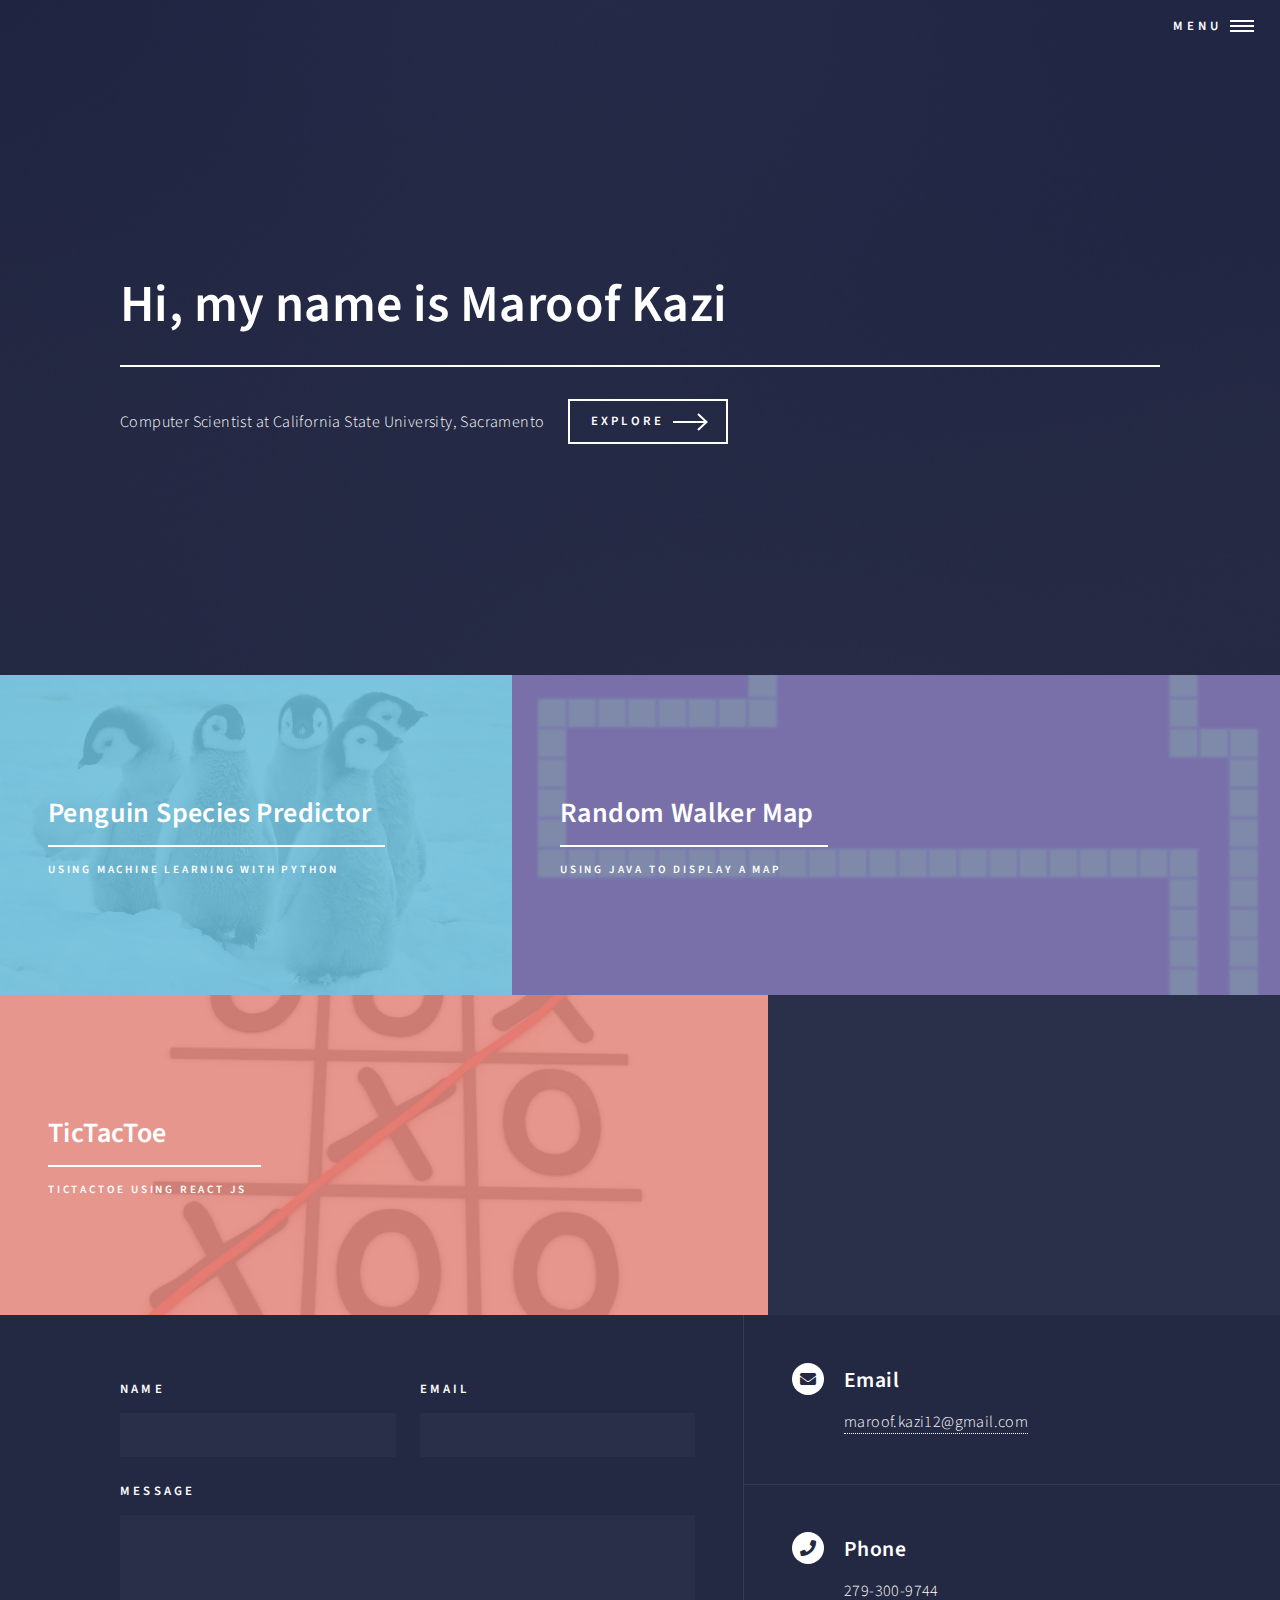
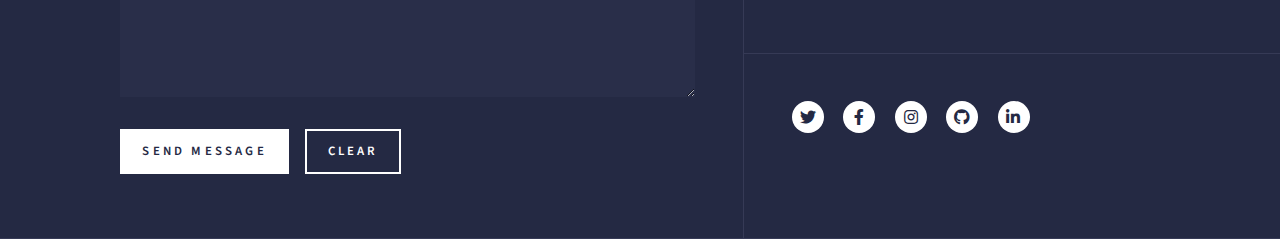
<file: index.html>
<!DOCTYPE HTML>
<!--
	Forty by HTML5 UP
	html5up.net | @ajlkn
	Free for personal and commercial use under the CCA 3.0 license (html5up.net/license)
-->
<html>
	<head>
		<title>Maroof Kazi</title>
		<meta charset="utf-8" />
		<meta name="viewport" content="width=device-width, initial-scale=1, user-scalable=no" />
		<link rel="stylesheet" href="assets/css/main.css" />
		<noscript><link rel="stylesheet" href="assets/css/noscript.css" /></noscript>
	</head>
	<body class="is-preload">

		<!-- Wrapper -->
			<div id="wrapper">

				<!-- Header -->
					<header id="header" class="alt">
						<nav>
							<a href="#menu">Menu</a>
						</nav>
					</header>

				<!-- Menu -->
					<nav id="menu">
						<ul class="links">
							<li><a href="index.html">Home</a></li>
							<li><a href="landing.html">Landing</a></li>

						</ul>

					</nav>

				<!-- Banner -->
					<section id="banner" class="major">
						<div class="inner">
							<header class="major">
								<h1>Hi, my name is Maroof Kazi</h1>
							</header>
							<div class="content">
								 <span id=>Computer Scientist at California State University, Sacramento</span>
								<ul class="actions">
									<li><a href="#one" class="button next scrolly">Explore</a></li>
								</ul>
							</div>
						</div>
					</section>

				<!-- Main -->
					<div id="main">

						<!-- One -->
							<section id="one" class="tiles">
								<article>
									<span class="image">
										<img src="images/emperor-penguin-chicks.jpg" alt="" />
									</span>
									<header class="major">
										<h3><a href="landing.html" class="link">Penguin Species Predictor</a></h3>
										<p>Using Machine Learning with Python</p>
									</header>
								</article>
								<article>
									<span class="image">
										<img src="images/random.png" alt="" />
									</span>
									<header class="major">
										<h3><a href="landing.html" class="link">Random Walker Map</a></h3>
										<p>Using Java to display a map</p>
									</header>
								</article>
								<article>
									<span class="image">
										<img src="images/tictactoe.jpg" alt="" />
									</span>
									<header class="major">
										<h3><a href="landing.html" class="link">TicTacToe</a></h3>
										<p>TicTacToe Using React JS</p>
									</header>
								</article>
<!--  								<article>
									<span class="image">
										<img src="images/pic04.jpg" alt="" />
									</span>
									<header class="major">
										<h3><a href="landing.html" class="link">Ipsum</a></h3>
										<p>Nisl sed aliquam</p>
									</header>
								</article>
								<article>
									<span class="image">
										<img src="images/pic05.jpg" alt="" />
									</span>
									<header class="major">
										<h3><a href="landing.html" class="link">Consequat</a></h3>
										<p>Ipsum dolor sit amet</p>
									</header>
								</article>
								<article>
									<span class="image">
										<img src="images/pic06.jpg" alt="" />
									</span>
									<header class="major">
										<h3><a href="landing.html" class="link">Etiam</a></h3>
										<p>Feugiat amet tempus</p>
									</header>
								</article> -->
							</section>


					</div>

				<!-- Contact -->
					<section id="contact">
						<div class="inner">
							<section>
								<form action="https://api.web3forms.com/submit" method="POST">
									<input type="hidden" name="access_key" value="79defc20-6e1a-40a2-aea0-7de475bc57a5">

									<div class="fields">
										<div class="field half">
											<label for="name">Name</label>
											<input type="text" name="name" id="name" required/>
										</div>
										<div class="field half">
											<label for="email">Email</label>
											<input type="email" name="email" id="email" required/>
										</div>
										<div class="field">
											<label for="message">Message</label>
											<textarea name="message" id="message" rows="6" required></textarea>
										</div>
									</div>
									<ul class="actions">
										<input type="checkbox" name="botcheck" class="hidden" style="display: none;">
										<li><input type="submit" value="Send Message" class="primary" /></li>
										<li><input type="reset" value="Clear" /></li>

									</ul>
								</form>
							</section>
							<section class="split">
								<section>
									<div class="contact-method">
										<span class="icon solid alt fa-envelope"></span>
										<h3>Email</h3>
										<a href="#">maroof.kazi12@gmail.com</a>
									</div>
								</section>
								<section>
									<div class="contact-method">
										<span class="icon solid alt fa-phone"></span>
										<h3>Phone</h3>
										<span>279-300-9744</span>

					</section>

				<!-- Footer -->
					<footer id="footer">
						<div class="inner">
							<ul class="icons">
								<li><a href="https://x.com/driftmasterrr" class="icon brands alt fa-twitter"><span class="label">Twitter</span></a></li>
								<li><a href="https://www.facebook.com/profile.php?id=100070506466859" class="icon brands alt fa-facebook-f"><span class="label">Facebook</span></a></li>
								<li><a href="https://www.instagram.com/_marooooof/?next=%2F" class="icon brands alt fa-instagram"><span class="label">Instagram</span></a></li>
								<li><a href="https://github.com/mkazi12" class="icon brands alt fa-github"><span class="label">GitHub</span></a></li>
								<li><a href="https://www.linkedin.com/in/maroof-kazi-3752b4270/" class="icon brands alt fa-linkedin-in"><span class="label">LinkedIn</span></a></li>
							</ul>
							<ul class="copyright">
							</ul>
						</div>
					</footer>

			</div>

		<!-- Scripts -->
			<script src="assets/js/jquery.min.js"></script>
			<script src="assets/js/jquery.scrolly.min.js"></script>
			<script src="assets/js/jquery.scrollex.min.js"></script>
			<script src="assets/js/browser.min.js"></script>
			<script src="assets/js/breakpoints.min.js"></script>
			<script src="assets/js/util.js"></script>
			<script src="assets/js/main.js"></script>

	</body>
</html>
</file>
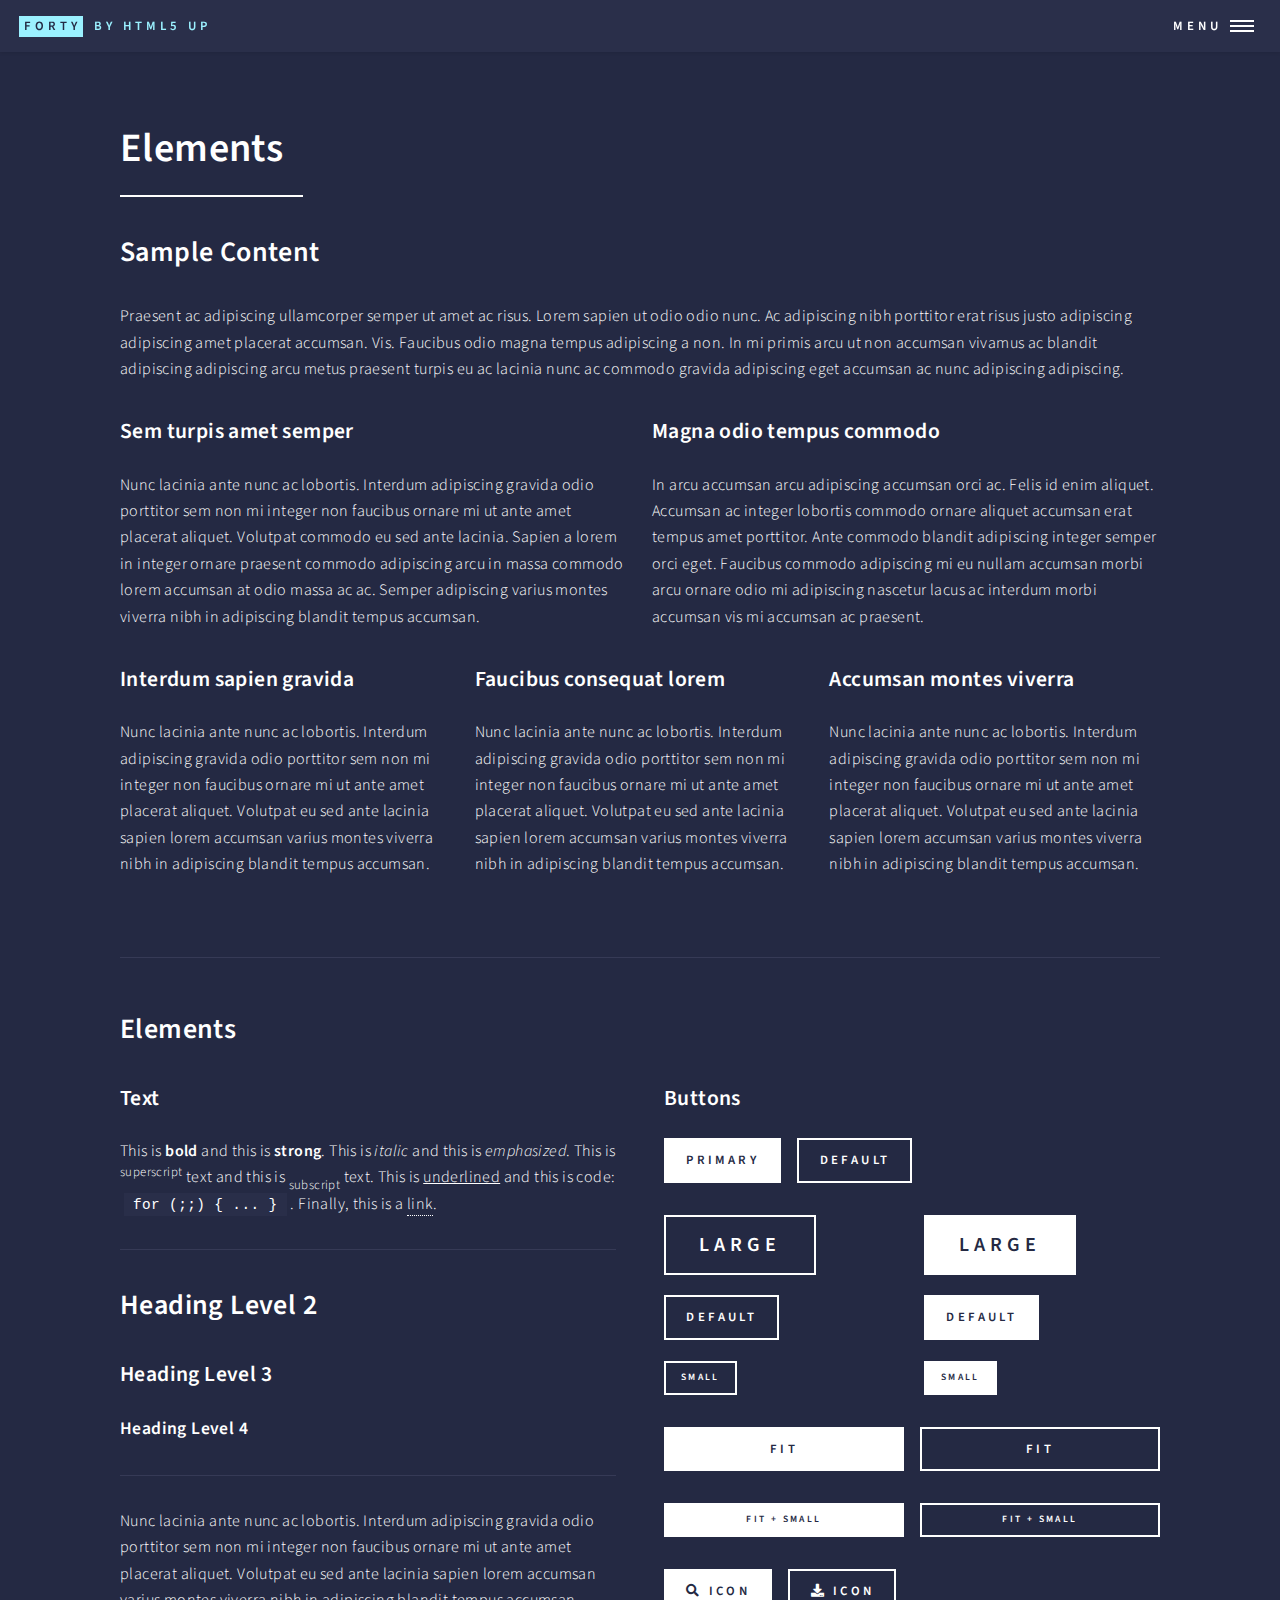
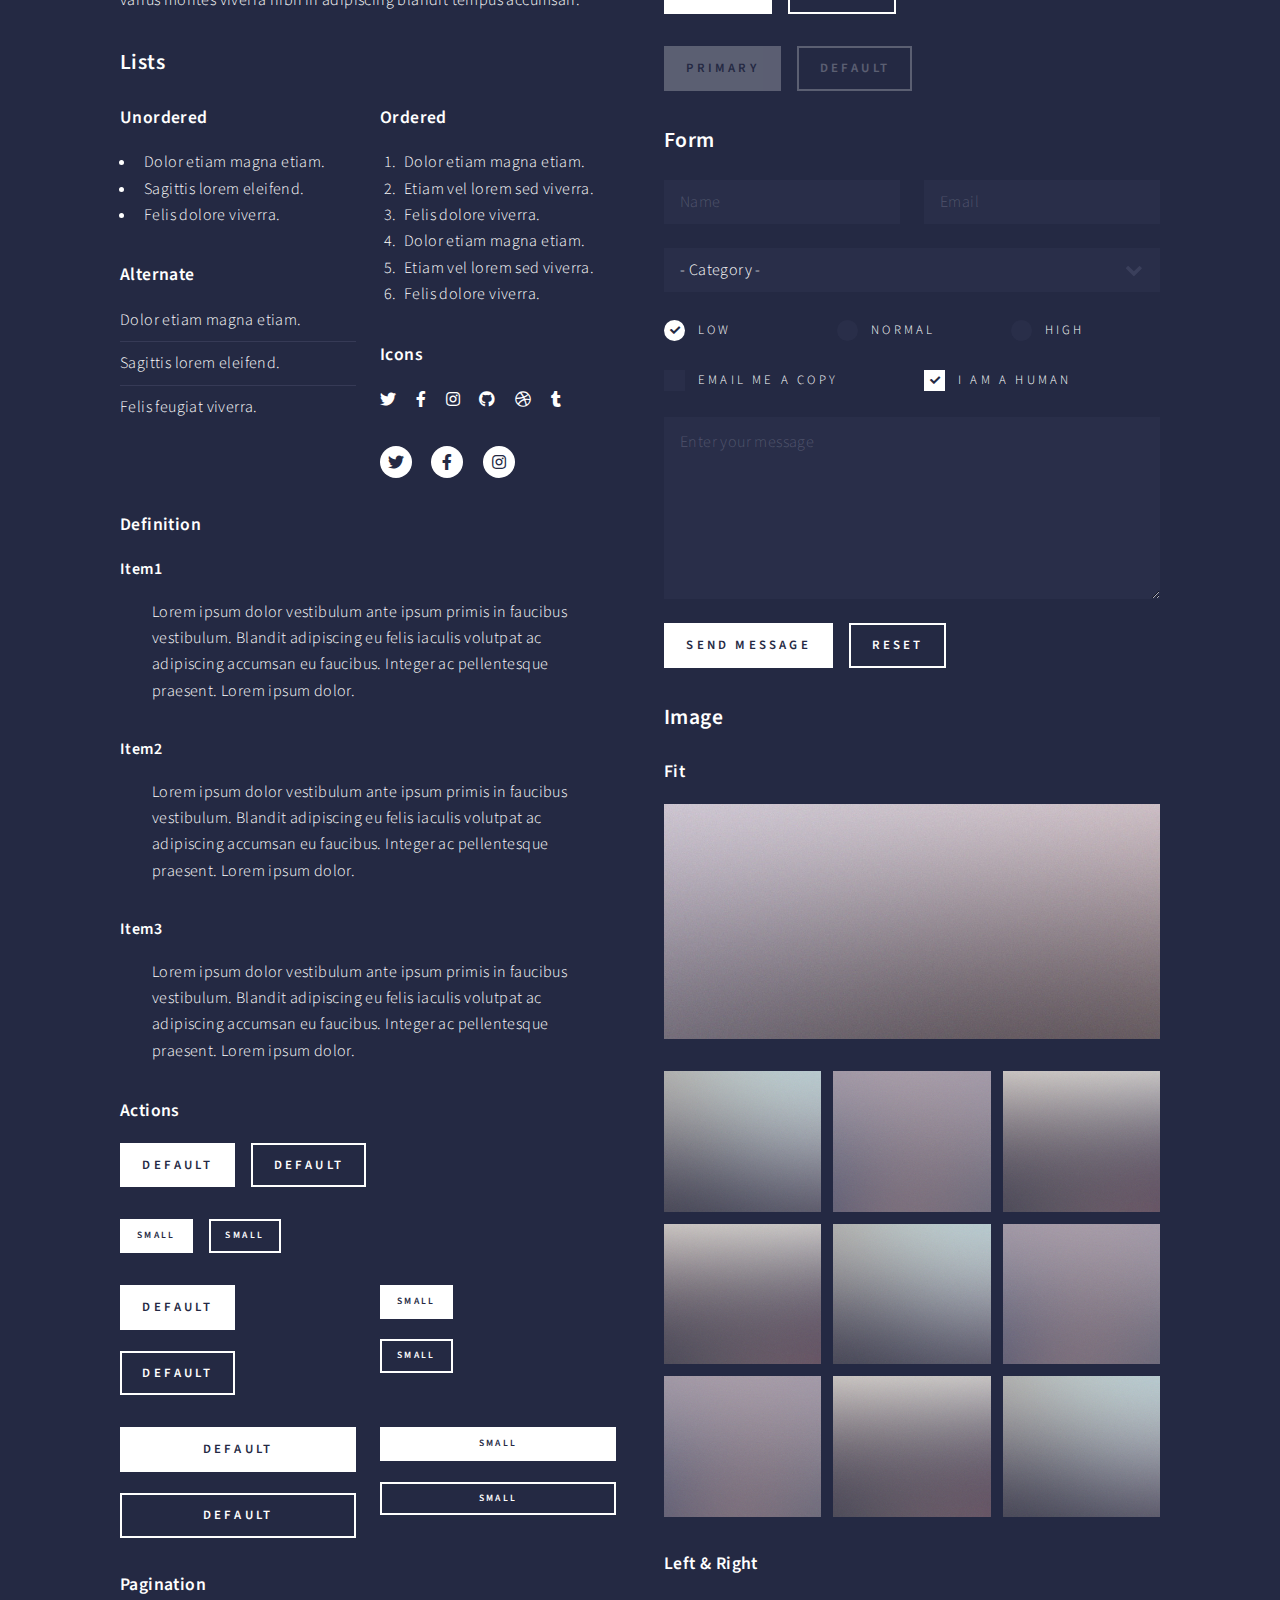
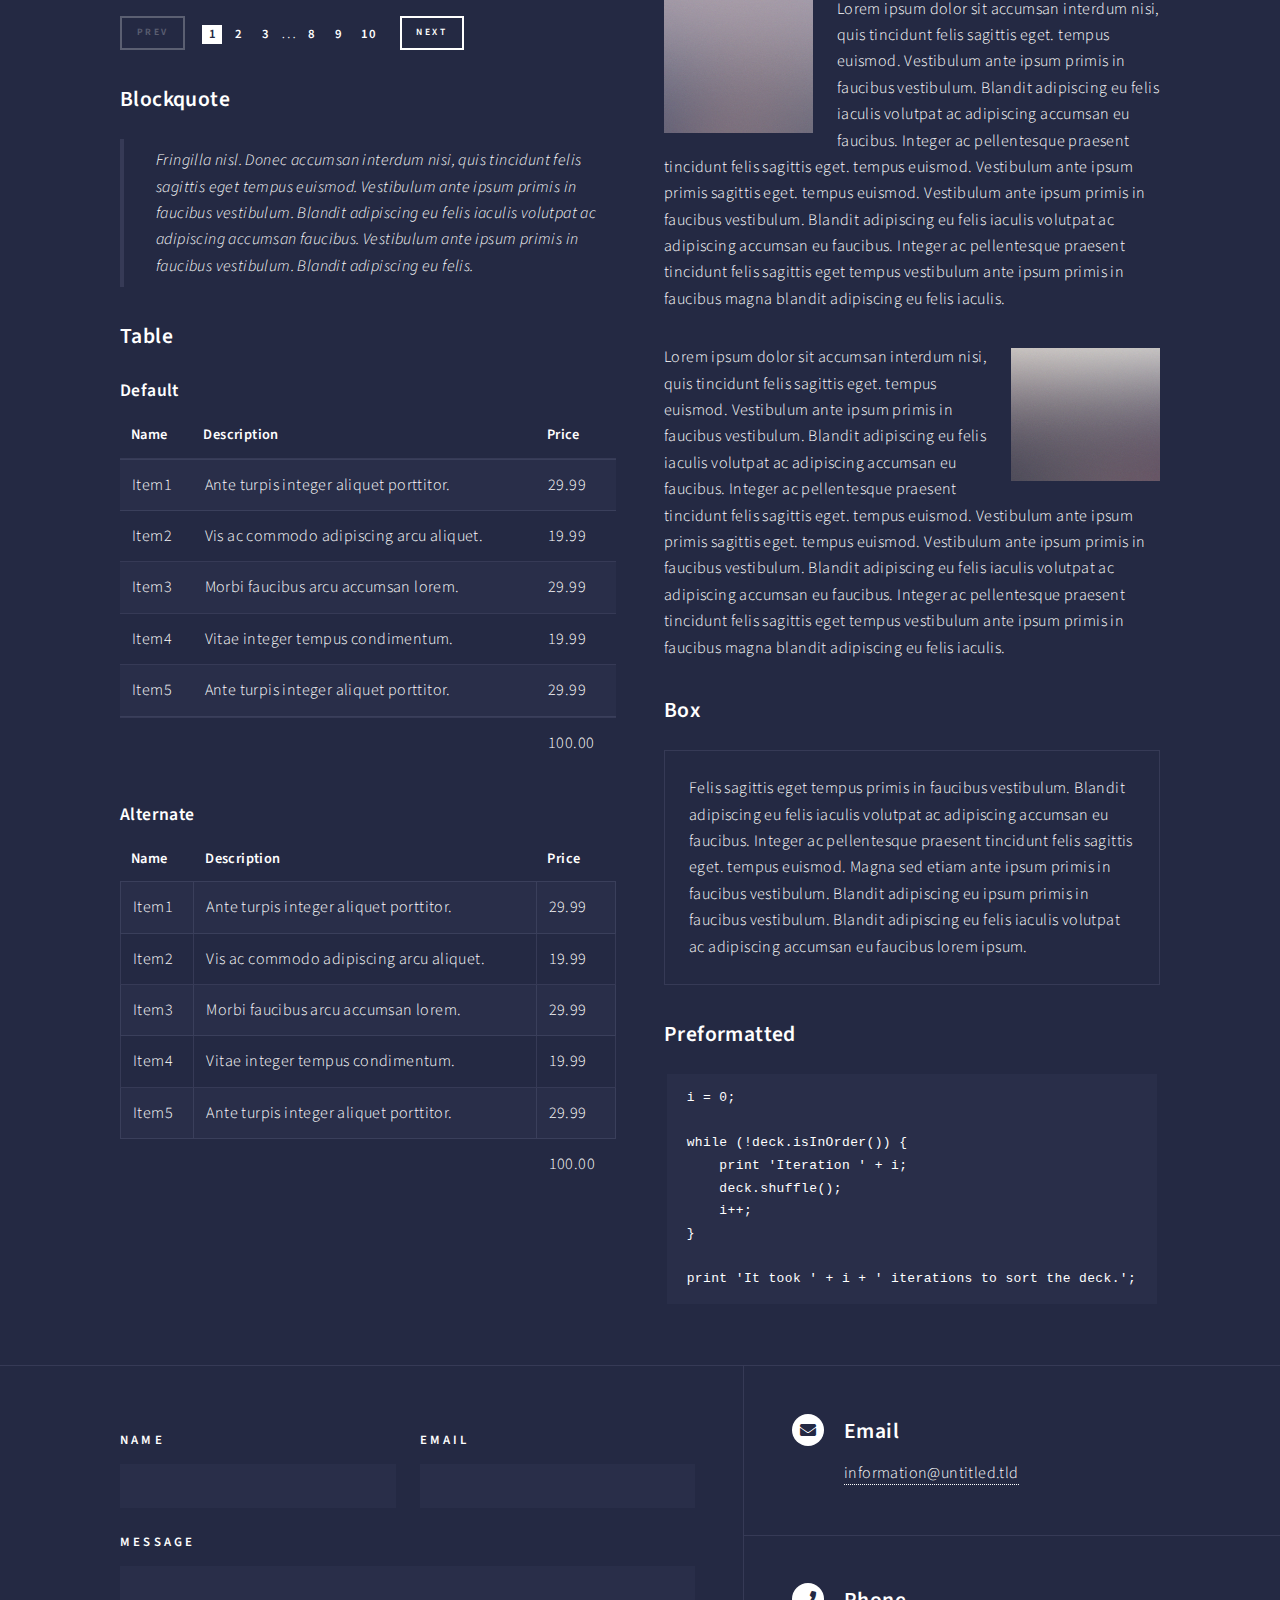
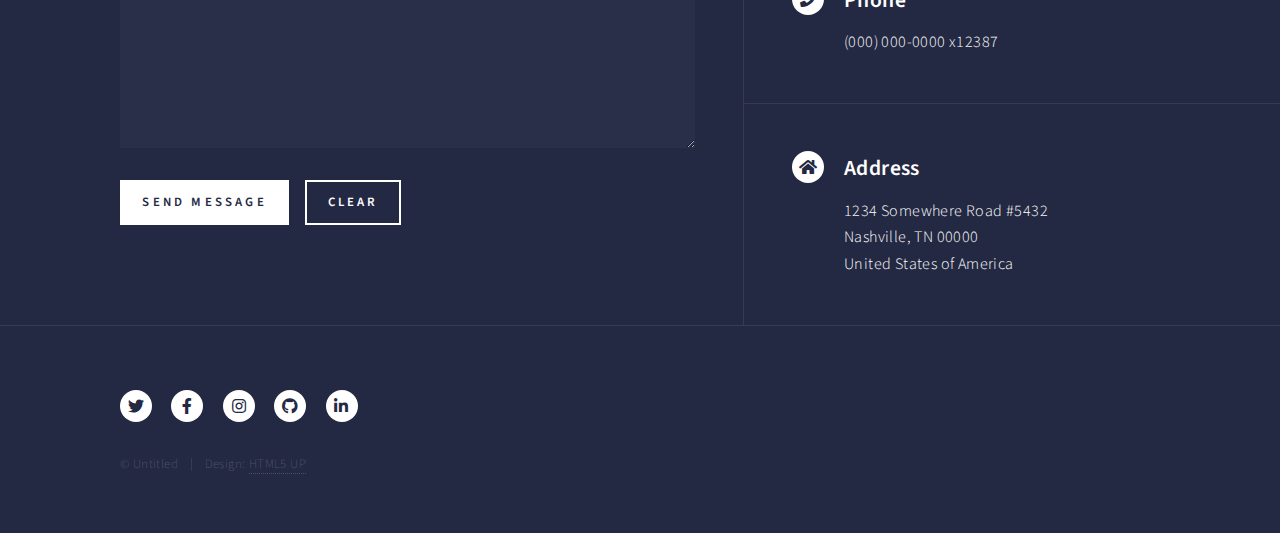
<file: elements.html>
<!DOCTYPE HTML>
<!--
	Forty by HTML5 UP
	html5up.net | @ajlkn
	Free for personal and commercial use under the CCA 3.0 license (html5up.net/license)
-->
<html>
	<head>
		<title>Elements - Forty by HTML5 UP</title>
		<meta charset="utf-8" />
		<meta name="viewport" content="width=device-width, initial-scale=1, user-scalable=no" />
		<link rel="stylesheet" href="assets/css/main.css" />
		<noscript><link rel="stylesheet" href="assets/css/noscript.css" /></noscript>
	</head>
	<body class="is-preload">

		<!-- Wrapper -->
			<div id="wrapper">

				<!-- Header -->
					<header id="header">
						<a href="index.html" class="logo"><strong>Forty</strong> <span>by HTML5 UP</span></a>
						<nav>
							<a href="#menu">Menu</a>
						</nav>
					</header>

				<!-- Menu -->
					<nav id="menu">
						<ul class="links">
							<li><a href="index.html">Home</a></li>
							<li><a href="landing.html">Landing</a></li>
							<li><a href="generic.html">Generic</a></li>
							<li><a href="elements.html">Elements</a></li>
						</ul>
						<ul class="actions stacked">
							<li><a href="#" class="button primary fit">Get Started</a></li>
							<li><a href="#" class="button fit">Log In</a></li>
						</ul>
					</nav>

				<!-- Main -->
					<div id="main" class="alt">

						<!-- One -->
							<section id="one">
								<div class="inner">
									<header class="major">
										<h1>Elements</h1>
									</header>

									<!-- Content -->
										<h2 id="content">Sample Content</h2>
										<p>Praesent ac adipiscing ullamcorper semper ut amet ac risus. Lorem sapien ut odio odio nunc. Ac adipiscing nibh porttitor erat risus justo adipiscing adipiscing amet placerat accumsan. Vis. Faucibus odio magna tempus adipiscing a non. In mi primis arcu ut non accumsan vivamus ac blandit adipiscing adipiscing arcu metus praesent turpis eu ac lacinia nunc ac commodo gravida adipiscing eget accumsan ac nunc adipiscing adipiscing.</p>
										<div class="row">
											<div class="col-6 col-12-small">
												<h3>Sem turpis amet semper</h3>
												<p>Nunc lacinia ante nunc ac lobortis. Interdum adipiscing gravida odio porttitor sem non mi integer non faucibus ornare mi ut ante amet placerat aliquet. Volutpat commodo eu sed ante lacinia. Sapien a lorem in integer ornare praesent commodo adipiscing arcu in massa commodo lorem accumsan at odio massa ac ac. Semper adipiscing varius montes viverra nibh in adipiscing blandit tempus accumsan.</p>
											</div>
											<div class="col-6 col-12-small">
												<h3>Magna odio tempus commodo</h3>
												<p>In arcu accumsan arcu adipiscing accumsan orci ac. Felis id enim aliquet. Accumsan ac integer lobortis commodo ornare aliquet accumsan erat tempus amet porttitor. Ante commodo blandit adipiscing integer semper orci eget. Faucibus commodo adipiscing mi eu nullam accumsan morbi arcu ornare odio mi adipiscing nascetur lacus ac interdum morbi accumsan vis mi accumsan ac praesent.</p>
											</div>
											<!-- Break -->
											<div class="col-4 col-12-medium">
												<h3>Interdum sapien gravida</h3>
												<p>Nunc lacinia ante nunc ac lobortis. Interdum adipiscing gravida odio porttitor sem non mi integer non faucibus ornare mi ut ante amet placerat aliquet. Volutpat eu sed ante lacinia sapien lorem accumsan varius montes viverra nibh in adipiscing blandit tempus accumsan.</p>
											</div>
											<div class="col-4 col-12-medium">
												<h3>Faucibus consequat lorem</h3>
												<p>Nunc lacinia ante nunc ac lobortis. Interdum adipiscing gravida odio porttitor sem non mi integer non faucibus ornare mi ut ante amet placerat aliquet. Volutpat eu sed ante lacinia sapien lorem accumsan varius montes viverra nibh in adipiscing blandit tempus accumsan.</p>
											</div>
											<div class="col-4 col-12-medium">
												<h3>Accumsan montes viverra</h3>
												<p>Nunc lacinia ante nunc ac lobortis. Interdum adipiscing gravida odio porttitor sem non mi integer non faucibus ornare mi ut ante amet placerat aliquet. Volutpat eu sed ante lacinia sapien lorem accumsan varius montes viverra nibh in adipiscing blandit tempus accumsan.</p>
											</div>
										</div>

									<hr class="major" />

									<!-- Elements -->
										<h2 id="elements">Elements</h2>
										<div class="row gtr-200">
											<div class="col-6 col-12-medium">

												<!-- Text stuff -->
													<h3>Text</h3>
													<p>This is <b>bold</b> and this is <strong>strong</strong>. This is <i>italic</i> and this is <em>emphasized</em>.
													This is <sup>superscript</sup> text and this is <sub>subscript</sub> text.
													This is <u>underlined</u> and this is code: <code>for (;;) { ... }</code>.
													Finally, this is a <a href="#">link</a>.</p>
													<hr />
													<h2>Heading Level 2</h2>
													<h3>Heading Level 3</h3>
													<h4>Heading Level 4</h4>
													<hr />
													<p>Nunc lacinia ante nunc ac lobortis. Interdum adipiscing gravida odio porttitor sem non mi integer non faucibus ornare mi ut ante amet placerat aliquet. Volutpat eu sed ante lacinia sapien lorem accumsan varius montes viverra nibh in adipiscing blandit tempus accumsan.</p>

												<!-- Lists -->
													<h3>Lists</h3>
													<div class="row">
														<div class="col-6 col-12-small">

															<h4>Unordered</h4>
															<ul>
																<li>Dolor etiam magna etiam.</li>
																<li>Sagittis lorem eleifend.</li>
																<li>Felis dolore viverra.</li>
															</ul>

															<h4>Alternate</h4>
															<ul class="alt">
																<li>Dolor etiam magna etiam.</li>
																<li>Sagittis lorem eleifend.</li>
																<li>Felis feugiat viverra.</li>
															</ul>

														</div>
														<div class="col-6 col-12-small">

															<h4>Ordered</h4>
															<ol>
																<li>Dolor etiam magna etiam.</li>
																<li>Etiam vel lorem sed viverra.</li>
																<li>Felis dolore viverra.</li>
																<li>Dolor etiam magna etiam.</li>
																<li>Etiam vel lorem sed viverra.</li>
																<li>Felis dolore viverra.</li>
															</ol>

															<h4>Icons</h4>
															<ul class="icons">
																<li><a href="#" class="icon brands fa-twitter"><span class="label">Twitter</span></a></li>
																<li><a href="#" class="icon brands fa-facebook-f"><span class="label">Facebook</span></a></li>
																<li><a href="#" class="icon brands fa-instagram"><span class="label">Instagram</span></a></li>
																<li><a href="#" class="icon brands fa-github"><span class="label">Github</span></a></li>
																<li><a href="#" class="icon brands fa-dribbble"><span class="label">Dribbble</span></a></li>
																<li><a href="#" class="icon brands fa-tumblr"><span class="label">Tumblr</span></a></li>
															</ul>
															<ul class="icons">
																<li><a href="#" class="icon brands alt fa-twitter"><span class="label">Twitter</span></a></li>
																<li><a href="#" class="icon brands alt fa-facebook-f"><span class="label">Facebook</span></a></li>
																<li><a href="#" class="icon brands alt fa-instagram"><span class="label">Instagram</span></a></li>
															</ul>

														</div>
													</div>
													<h4>Definition</h4>
													<dl>
														<dt>Item1</dt>
														<dd>
															<p>Lorem ipsum dolor vestibulum ante ipsum primis in faucibus vestibulum. Blandit adipiscing eu felis iaculis volutpat ac adipiscing accumsan eu faucibus. Integer ac pellentesque praesent. Lorem ipsum dolor.</p>
														</dd>
														<dt>Item2</dt>
														<dd>
															<p>Lorem ipsum dolor vestibulum ante ipsum primis in faucibus vestibulum. Blandit adipiscing eu felis iaculis volutpat ac adipiscing accumsan eu faucibus. Integer ac pellentesque praesent. Lorem ipsum dolor.</p>
														</dd>
														<dt>Item3</dt>
														<dd>
															<p>Lorem ipsum dolor vestibulum ante ipsum primis in faucibus vestibulum. Blandit adipiscing eu felis iaculis volutpat ac adipiscing accumsan eu faucibus. Integer ac pellentesque praesent. Lorem ipsum dolor.</p>
														</dd>
													</dl>

													<h4>Actions</h4>
													<ul class="actions">
														<li><a href="#" class="button primary">Default</a></li>
														<li><a href="#" class="button">Default</a></li>
													</ul>
													<ul class="actions small">
														<li><a href="#" class="button primary small">Small</a></li>
														<li><a href="#" class="button small">Small</a></li>
													</ul>
													<div class="row">
														<div class="col-6 col-12-small">
															<ul class="actions stacked">
																<li><a href="#" class="button primary">Default</a></li>
																<li><a href="#" class="button">Default</a></li>
															</ul>
														</div>
														<div class="col-6 col-12-small">
															<ul class="actions stacked">
																<li><a href="#" class="button primary small">Small</a></li>
																<li><a href="#" class="button small">Small</a></li>
															</ul>
														</div>
														<div class="col-6 col-12-small">
															<ul class="actions stacked">
																<li><a href="#" class="button primary fit">Default</a></li>
																<li><a href="#" class="button fit">Default</a></li>
															</ul>
														</div>
														<div class="col-6 col-12-small">
															<ul class="actions stacked">
																<li><a href="#" class="button primary small fit">Small</a></li>
																<li><a href="#" class="button small fit">Small</a></li>
															</ul>
														</div>
													</div>

													<h4>Pagination</h4>
													<ul class="pagination">
														<li><span class="button small disabled">Prev</span></li>
														<li><a href="#" class="page active">1</a></li>
														<li><a href="#" class="page">2</a></li>
														<li><a href="#" class="page">3</a></li>
														<li><span>&hellip;</span></li>
														<li><a href="#" class="page">8</a></li>
														<li><a href="#" class="page">9</a></li>
														<li><a href="#" class="page">10</a></li>
														<li><a href="#" class="button small">Next</a></li>
													</ul>

												<!-- Blockquote -->
													<h3>Blockquote</h3>
													<blockquote>Fringilla nisl. Donec accumsan interdum nisi, quis tincidunt felis sagittis eget tempus euismod. Vestibulum ante ipsum primis in faucibus vestibulum. Blandit adipiscing eu felis iaculis volutpat ac adipiscing accumsan faucibus. Vestibulum ante ipsum primis in faucibus vestibulum. Blandit adipiscing eu felis.</blockquote>

												<!-- Table -->
													<h3>Table</h3>

													<h4>Default</h4>
													<div class="table-wrapper">
														<table>
															<thead>
																<tr>
																	<th>Name</th>
																	<th>Description</th>
																	<th>Price</th>
																</tr>
															</thead>
															<tbody>
																<tr>
																	<td>Item1</td>
																	<td>Ante turpis integer aliquet porttitor.</td>
																	<td>29.99</td>
																</tr>
																<tr>
																	<td>Item2</td>
																	<td>Vis ac commodo adipiscing arcu aliquet.</td>
																	<td>19.99</td>
																</tr>
																<tr>
																	<td>Item3</td>
																	<td> Morbi faucibus arcu accumsan lorem.</td>
																	<td>29.99</td>
																</tr>
																<tr>
																	<td>Item4</td>
																	<td>Vitae integer tempus condimentum.</td>
																	<td>19.99</td>
																</tr>
																<tr>
																	<td>Item5</td>
																	<td>Ante turpis integer aliquet porttitor.</td>
																	<td>29.99</td>
																</tr>
															</tbody>
															<tfoot>
																<tr>
																	<td colspan="2"></td>
																	<td>100.00</td>
																</tr>
															</tfoot>
														</table>
													</div>

													<h4>Alternate</h4>
													<div class="table-wrapper">
														<table class="alt">
															<thead>
																<tr>
																	<th>Name</th>
																	<th>Description</th>
																	<th>Price</th>
																</tr>
															</thead>
															<tbody>
																<tr>
																	<td>Item1</td>
																	<td>Ante turpis integer aliquet porttitor.</td>
																	<td>29.99</td>
																</tr>
																<tr>
																	<td>Item2</td>
																	<td>Vis ac commodo adipiscing arcu aliquet.</td>
																	<td>19.99</td>
																</tr>
																<tr>
																	<td>Item3</td>
																	<td> Morbi faucibus arcu accumsan lorem.</td>
																	<td>29.99</td>
																</tr>
																<tr>
																	<td>Item4</td>
																	<td>Vitae integer tempus condimentum.</td>
																	<td>19.99</td>
																</tr>
																<tr>
																	<td>Item5</td>
																	<td>Ante turpis integer aliquet porttitor.</td>
																	<td>29.99</td>
																</tr>
															</tbody>
															<tfoot>
																<tr>
																	<td colspan="2"></td>
																	<td>100.00</td>
																</tr>
															</tfoot>
														</table>
													</div>

											</div>
											<div class="col-6 col-12-medium">

												<!-- Buttons -->
													<h3>Buttons</h3>
													<ul class="actions">
														<li><a href="#" class="button primary">Primary</a></li>
														<li><a href="#" class="button">Default</a></li>
													</ul>
													<div class="row">
														<div class="col-6 col-12-xsmall">
															<ul class="actions stacked">
																<li><a href="#" class="button large">Large</a></li>
																<li><a href="#" class="button">Default</a></li>
																<li><a href="#" class="button small">Small</a></li>
															</ul>
														</div>
														<div class="col-6 col-12-xsmall">
															<ul class="actions stacked">
																<li><a href="#" class="button primary large">Large</a></li>
																<li><a href="#" class="button primary">Default</a></li>
																<li><a href="#" class="button primary small">Small</a></li>
															</ul>
														</div>
													</div>
													<ul class="actions fit">
														<li><a href="#" class="button primary fit">Fit</a></li>
														<li><a href="#" class="button fit">Fit</a></li>
													</ul>
													<ul class="actions fit small">
														<li><a href="#" class="button primary fit small">Fit + Small</a></li>
														<li><a href="#" class="button fit small">Fit + Small</a></li>
													</ul>
													<ul class="actions">
														<li><a href="#" class="button primary icon solid fa-search">Icon</a></li>
														<li><a href="#" class="button icon solid fa-download">Icon</a></li>
													</ul>
													<ul class="actions">
														<li><span class="button primary disabled">Primary</span></li>
														<li><span class="button disabled">Default</span></li>
													</ul>

												<!-- Form -->
													<h3>Form</h3>

													<form method="post" action="#">
														<div class="row gtr-uniform">
															<div class="col-6 col-12-xsmall">
																<input type="text" name="demo-name" id="demo-name" value="" placeholder="Name" />
															</div>
															<div class="col-6 col-12-xsmall">
																<input type="email" name="demo-email" id="demo-email" value="" placeholder="Email" />
															</div>
															<!-- Break -->
															<div class="col-12">
																<select name="demo-category" id="demo-category">
																	<option value="">- Category -</option>
																	<option value="1">Manufacturing</option>
																	<option value="1">Shipping</option>
																	<option value="1">Administration</option>
																	<option value="1">Human Resources</option>
																</select>
															</div>
															<!-- Break -->
															<div class="col-4 col-12-small">
																<input type="radio" id="demo-priority-low" name="demo-priority" checked>
																<label for="demo-priority-low">Low</label>
															</div>
															<div class="col-4 col-12-small">
																<input type="radio" id="demo-priority-normal" name="demo-priority">
																<label for="demo-priority-normal">Normal</label>
															</div>
															<div class="col-4 col-12-small">
																<input type="radio" id="demo-priority-high" name="demo-priority">
																<label for="demo-priority-high">High</label>
															</div>
															<!-- Break -->
															<div class="col-6 col-12-small">
																<input type="checkbox" id="demo-copy" name="demo-copy">
																<label for="demo-copy">Email me a copy</label>
															</div>
															<div class="col-6 col-12-small">
																<input type="checkbox" id="demo-human" name="demo-human" checked>
																<label for="demo-human">I am a human</label>
															</div>
															<!-- Break -->
															<div class="col-12">
																<textarea name="demo-message" id="demo-message" placeholder="Enter your message" rows="6"></textarea>
															</div>
															<!-- Break -->
															<div class="col-12">
																<ul class="actions">
																	<li><input type="submit" value="Send Message" class="primary" /></li>
																	<li><input type="reset" value="Reset" /></li>
																</ul>
															</div>
														</div>
													</form>

												<!-- Image -->
													<h3>Image</h3>

													<h4>Fit</h4>
													<span class="image fit"><img src="images/pic03.jpg" alt="" /></span>
													<div class="box alt">
														<div class="row gtr-50 gtr-uniform">
															<div class="col-4"><span class="image fit"><img src="images/pic08.jpg" alt="" /></span></div>
															<div class="col-4"><span class="image fit"><img src="images/pic09.jpg" alt="" /></span></div>
															<div class="col-4"><span class="image fit"><img src="images/pic10.jpg" alt="" /></span></div>
															<!-- Break -->
															<div class="col-4"><span class="image fit"><img src="images/pic10.jpg" alt="" /></span></div>
															<div class="col-4"><span class="image fit"><img src="images/pic08.jpg" alt="" /></span></div>
															<div class="col-4"><span class="image fit"><img src="images/pic09.jpg" alt="" /></span></div>
															<!-- Break -->
															<div class="col-4"><span class="image fit"><img src="images/pic09.jpg" alt="" /></span></div>
															<div class="col-4"><span class="image fit"><img src="images/pic10.jpg" alt="" /></span></div>
															<div class="col-4"><span class="image fit"><img src="images/pic08.jpg" alt="" /></span></div>
														</div>
													</div>

													<h4>Left &amp; Right</h4>
													<p><span class="image left"><img src="images/pic09.jpg" alt="" /></span>Lorem ipsum dolor sit accumsan interdum nisi, quis tincidunt felis sagittis eget. tempus euismod. Vestibulum ante ipsum primis in faucibus vestibulum. Blandit adipiscing eu felis iaculis volutpat ac adipiscing accumsan eu faucibus. Integer ac pellentesque praesent tincidunt felis sagittis eget. tempus euismod. Vestibulum ante ipsum primis sagittis eget. tempus euismod. Vestibulum ante ipsum primis in faucibus vestibulum. Blandit adipiscing eu felis iaculis volutpat ac adipiscing accumsan eu faucibus. Integer ac pellentesque praesent tincidunt felis sagittis eget tempus vestibulum ante ipsum primis in faucibus magna blandit adipiscing eu felis iaculis.</p>
													<p><span class="image right"><img src="images/pic10.jpg" alt="" /></span>Lorem ipsum dolor sit accumsan interdum nisi, quis tincidunt felis sagittis eget. tempus euismod. Vestibulum ante ipsum primis in faucibus vestibulum. Blandit adipiscing eu felis iaculis volutpat ac adipiscing accumsan eu faucibus. Integer ac pellentesque praesent tincidunt felis sagittis eget. tempus euismod. Vestibulum ante ipsum primis sagittis eget. tempus euismod. Vestibulum ante ipsum primis in faucibus vestibulum. Blandit adipiscing eu felis iaculis volutpat ac adipiscing accumsan eu faucibus. Integer ac pellentesque praesent tincidunt felis sagittis eget tempus vestibulum ante ipsum primis in faucibus magna blandit adipiscing eu felis iaculis.</p>

												<!-- Box -->
													<h3>Box</h3>
													<div class="box">
														<p>Felis sagittis eget tempus primis in faucibus vestibulum. Blandit adipiscing eu felis iaculis volutpat ac adipiscing accumsan eu faucibus. Integer ac pellentesque praesent tincidunt felis sagittis eget. tempus euismod. Magna sed etiam ante ipsum primis in faucibus vestibulum. Blandit adipiscing eu ipsum primis in faucibus vestibulum. Blandit adipiscing eu felis iaculis volutpat ac adipiscing accumsan eu faucibus lorem ipsum.</p>
													</div>

												<!-- Preformatted Code -->
													<h3>Preformatted</h3>
													<pre><code>i = 0;

while (!deck.isInOrder()) {
    print 'Iteration ' + i;
    deck.shuffle();
    i++;
}

print 'It took ' + i + ' iterations to sort the deck.';
</code></pre>

											</div>
										</div>

								</div>
							</section>

					</div>

				<!-- Contact -->
					<section id="contact">
						<div class="inner">
							<section>
								<form method="post" action="#">
									<div class="fields">
										<div class="field half">
											<label for="name">Name</label>
											<input type="text" name="name" id="name" />
										</div>
										<div class="field half">
											<label for="email">Email</label>
											<input type="text" name="email" id="email" />
										</div>
										<div class="field">
											<label for="message">Message</label>
											<textarea name="message" id="message" rows="6"></textarea>
										</div>
									</div>
									<ul class="actions">
										<li><input type="submit" value="Send Message" class="primary" /></li>
										<li><input type="reset" value="Clear" /></li>
									</ul>
								</form>
							</section>
							<section class="split">
								<section>
									<div class="contact-method">
										<span class="icon solid alt fa-envelope"></span>
										<h3>Email</h3>
										<a href="#">information@untitled.tld</a>
									</div>
								</section>
								<section>
									<div class="contact-method">
										<span class="icon solid alt fa-phone"></span>
										<h3>Phone</h3>
										<span>(000) 000-0000 x12387</span>
									</div>
								</section>
								<section>
									<div class="contact-method">
										<span class="icon solid alt fa-home"></span>
										<h3>Address</h3>
										<span>1234 Somewhere Road #5432<br />
										Nashville, TN 00000<br />
										United States of America</span>
									</div>
								</section>
							</section>
						</div>
					</section>

				<!-- Footer -->
					<footer id="footer">
						<div class="inner">
							<ul class="icons">
								<li><a href="#" class="icon brands alt fa-twitter"><span class="label">Twitter</span></a></li>
								<li><a href="#" class="icon brands alt fa-facebook-f"><span class="label">Facebook</span></a></li>
								<li><a href="#" class="icon brands alt fa-instagram"><span class="label">Instagram</span></a></li>
								<li><a href="#" class="icon brands alt fa-github"><span class="label">GitHub</span></a></li>
								<li><a href="#" class="icon brands alt fa-linkedin-in"><span class="label">LinkedIn</span></a></li>
							</ul>
							<ul class="copyright">
								<li>&copy; Untitled</li><li>Design: <a href="https://html5up.net">HTML5 UP</a></li>
							</ul>
						</div>
					</footer>

			</div>

		<!-- Scripts -->
			<script src="assets/js/jquery.min.js"></script>
			<script src="assets/js/jquery.scrolly.min.js"></script>
			<script src="assets/js/jquery.scrollex.min.js"></script>
			<script src="assets/js/browser.min.js"></script>
			<script src="assets/js/breakpoints.min.js"></script>
			<script src="assets/js/util.js"></script>
			<script src="assets/js/main.js"></script>

	</body>
</html>
</file>
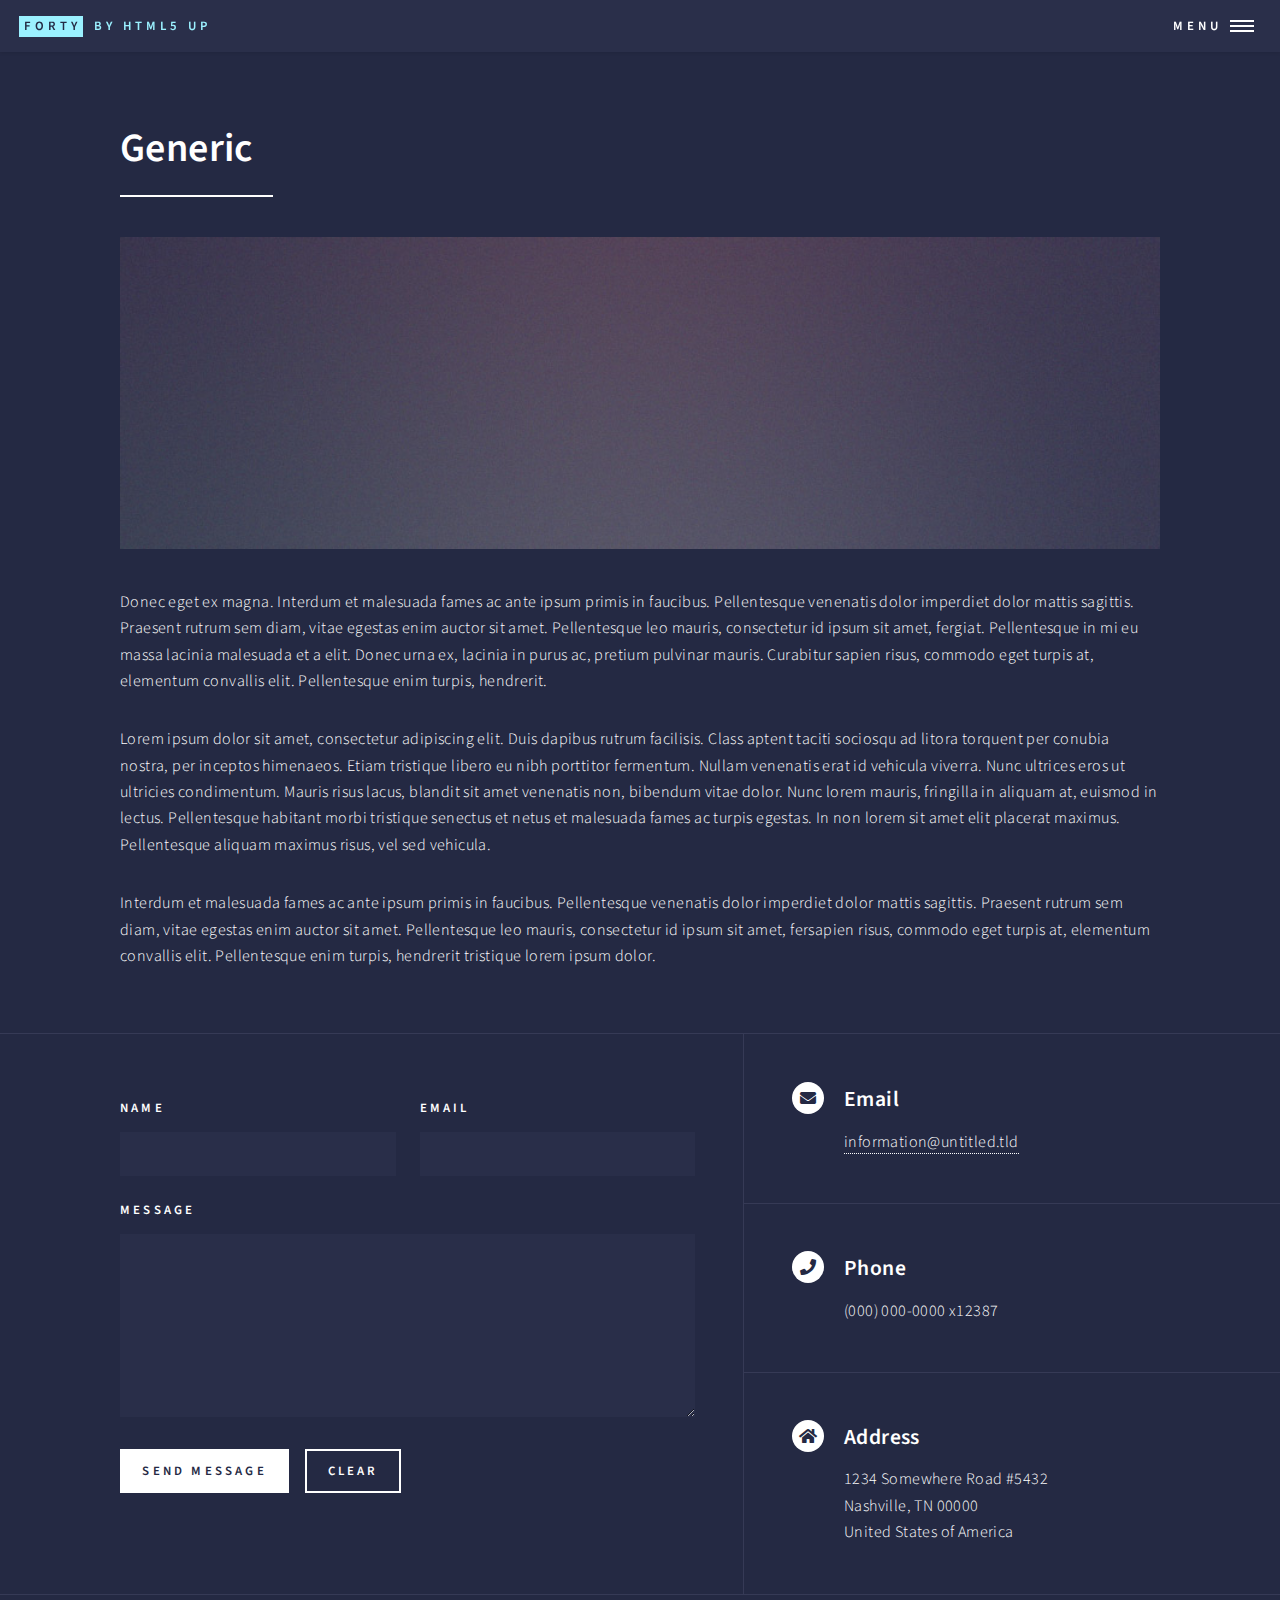
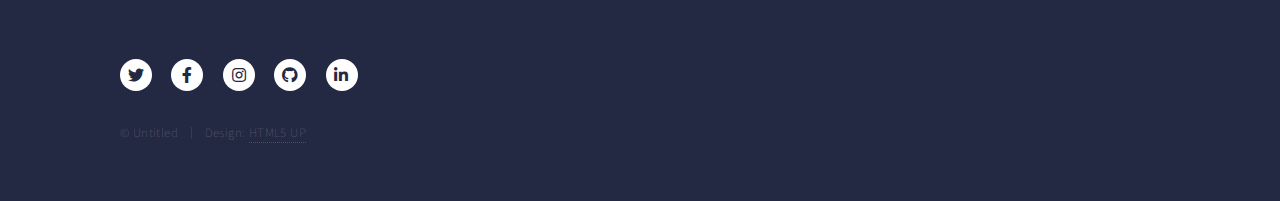
<file: generic.html>
<!DOCTYPE HTML>
<!--
	Forty by HTML5 UP
	html5up.net | @ajlkn
	Free for personal and commercial use under the CCA 3.0 license (html5up.net/license)
-->
<html>
	<head>
		<title>Generic - Forty by HTML5 UP</title>
		<meta charset="utf-8" />
		<meta name="viewport" content="width=device-width, initial-scale=1, user-scalable=no" />
		<link rel="stylesheet" href="assets/css/main.css" />
		<noscript><link rel="stylesheet" href="assets/css/noscript.css" /></noscript>
	</head>
	<body class="is-preload">

		<!-- Wrapper -->
			<div id="wrapper">

				<!-- Header -->
					<header id="header">
						<a href="index.html" class="logo"><strong>Forty</strong> <span>by HTML5 UP</span></a>
						<nav>
							<a href="#menu">Menu</a>
						</nav>
					</header>

				<!-- Menu -->
					<nav id="menu">
						<ul class="links">
							<li><a href="index.html">Home</a></li>
							<li><a href="landing.html">Landing</a></li>
							<li><a href="generic.html">Generic</a></li>
							<li><a href="elements.html">Elements</a></li>
						</ul>
						<ul class="actions stacked">
							<li><a href="#" class="button primary fit">Get Started</a></li>
							<li><a href="#" class="button fit">Log In</a></li>
						</ul>
					</nav>

				<!-- Main -->
					<div id="main" class="alt">

						<!-- One -->
							<section id="one">
								<div class="inner">
									<header class="major">
										<h1>Generic</h1>
									</header>
									<span class="image main"><img src="images/pic11.jpg" alt="" /></span>
									<p>Donec eget ex magna. Interdum et malesuada fames ac ante ipsum primis in faucibus. Pellentesque venenatis dolor imperdiet dolor mattis sagittis. Praesent rutrum sem diam, vitae egestas enim auctor sit amet. Pellentesque leo mauris, consectetur id ipsum sit amet, fergiat. Pellentesque in mi eu massa lacinia malesuada et a elit. Donec urna ex, lacinia in purus ac, pretium pulvinar mauris. Curabitur sapien risus, commodo eget turpis at, elementum convallis elit. Pellentesque enim turpis, hendrerit.</p>
									<p>Lorem ipsum dolor sit amet, consectetur adipiscing elit. Duis dapibus rutrum facilisis. Class aptent taciti sociosqu ad litora torquent per conubia nostra, per inceptos himenaeos. Etiam tristique libero eu nibh porttitor fermentum. Nullam venenatis erat id vehicula viverra. Nunc ultrices eros ut ultricies condimentum. Mauris risus lacus, blandit sit amet venenatis non, bibendum vitae dolor. Nunc lorem mauris, fringilla in aliquam at, euismod in lectus. Pellentesque habitant morbi tristique senectus et netus et malesuada fames ac turpis egestas. In non lorem sit amet elit placerat maximus. Pellentesque aliquam maximus risus, vel sed vehicula.</p>
									<p>Interdum et malesuada fames ac ante ipsum primis in faucibus. Pellentesque venenatis dolor imperdiet dolor mattis sagittis. Praesent rutrum sem diam, vitae egestas enim auctor sit amet. Pellentesque leo mauris, consectetur id ipsum sit amet, fersapien risus, commodo eget turpis at, elementum convallis elit. Pellentesque enim turpis, hendrerit tristique lorem ipsum dolor.</p>
								</div>
							</section>

					</div>

				<!-- Contact -->
					<section id="contact">
						<div class="inner">
							<section>
								<form method="post" action="#">
									<div class="fields">
										<div class="field half">
											<label for="name">Name</label>
											<input type="text" name="name" id="name" />
										</div>
										<div class="field half">
											<label for="email">Email</label>
											<input type="text" name="email" id="email" />
										</div>
										<div class="field">
											<label for="message">Message</label>
											<textarea name="message" id="message" rows="6"></textarea>
										</div>
									</div>
									<ul class="actions">
										<li><input type="submit" value="Send Message" class="primary" /></li>
										<li><input type="reset" value="Clear" /></li>
									</ul>
								</form>
							</section>
							<section class="split">
								<section>
									<div class="contact-method">
										<span class="icon solid alt fa-envelope"></span>
										<h3>Email</h3>
										<a href="#">information@untitled.tld</a>
									</div>
								</section>
								<section>
									<div class="contact-method">
										<span class="icon solid alt fa-phone"></span>
										<h3>Phone</h3>
										<span>(000) 000-0000 x12387</span>
									</div>
								</section>
								<section>
									<div class="contact-method">
										<span class="icon solid alt fa-home"></span>
										<h3>Address</h3>
										<span>1234 Somewhere Road #5432<br />
										Nashville, TN 00000<br />
										United States of America</span>
									</div>
								</section>
							</section>
						</div>
					</section>

				<!-- Footer -->
					<footer id="footer">
						<div class="inner">
							<ul class="icons">
								<li><a href="#" class="icon brands alt fa-twitter"><span class="label">Twitter</span></a></li>
								<li><a href="#" class="icon brands alt fa-facebook-f"><span class="label">Facebook</span></a></li>
								<li><a href="#" class="icon brands alt fa-instagram"><span class="label">Instagram</span></a></li>
								<li><a href="#" class="icon brands alt fa-github"><span class="label">GitHub</span></a></li>
								<li><a href="#" class="icon brands alt fa-linkedin-in"><span class="label">LinkedIn</span></a></li>
							</ul>
							<ul class="copyright">
								<li>&copy; Untitled</li><li>Design: <a href="https://html5up.net">HTML5 UP</a></li>
							</ul>
						</div>
					</footer>

			</div>

		<!-- Scripts -->
			<script src="assets/js/jquery.min.js"></script>
			<script src="assets/js/jquery.scrolly.min.js"></script>
			<script src="assets/js/jquery.scrollex.min.js"></script>
			<script src="assets/js/browser.min.js"></script>
			<script src="assets/js/breakpoints.min.js"></script>
			<script src="assets/js/util.js"></script>
			<script src="assets/js/main.js"></script>

	</body>
</html>
</file>
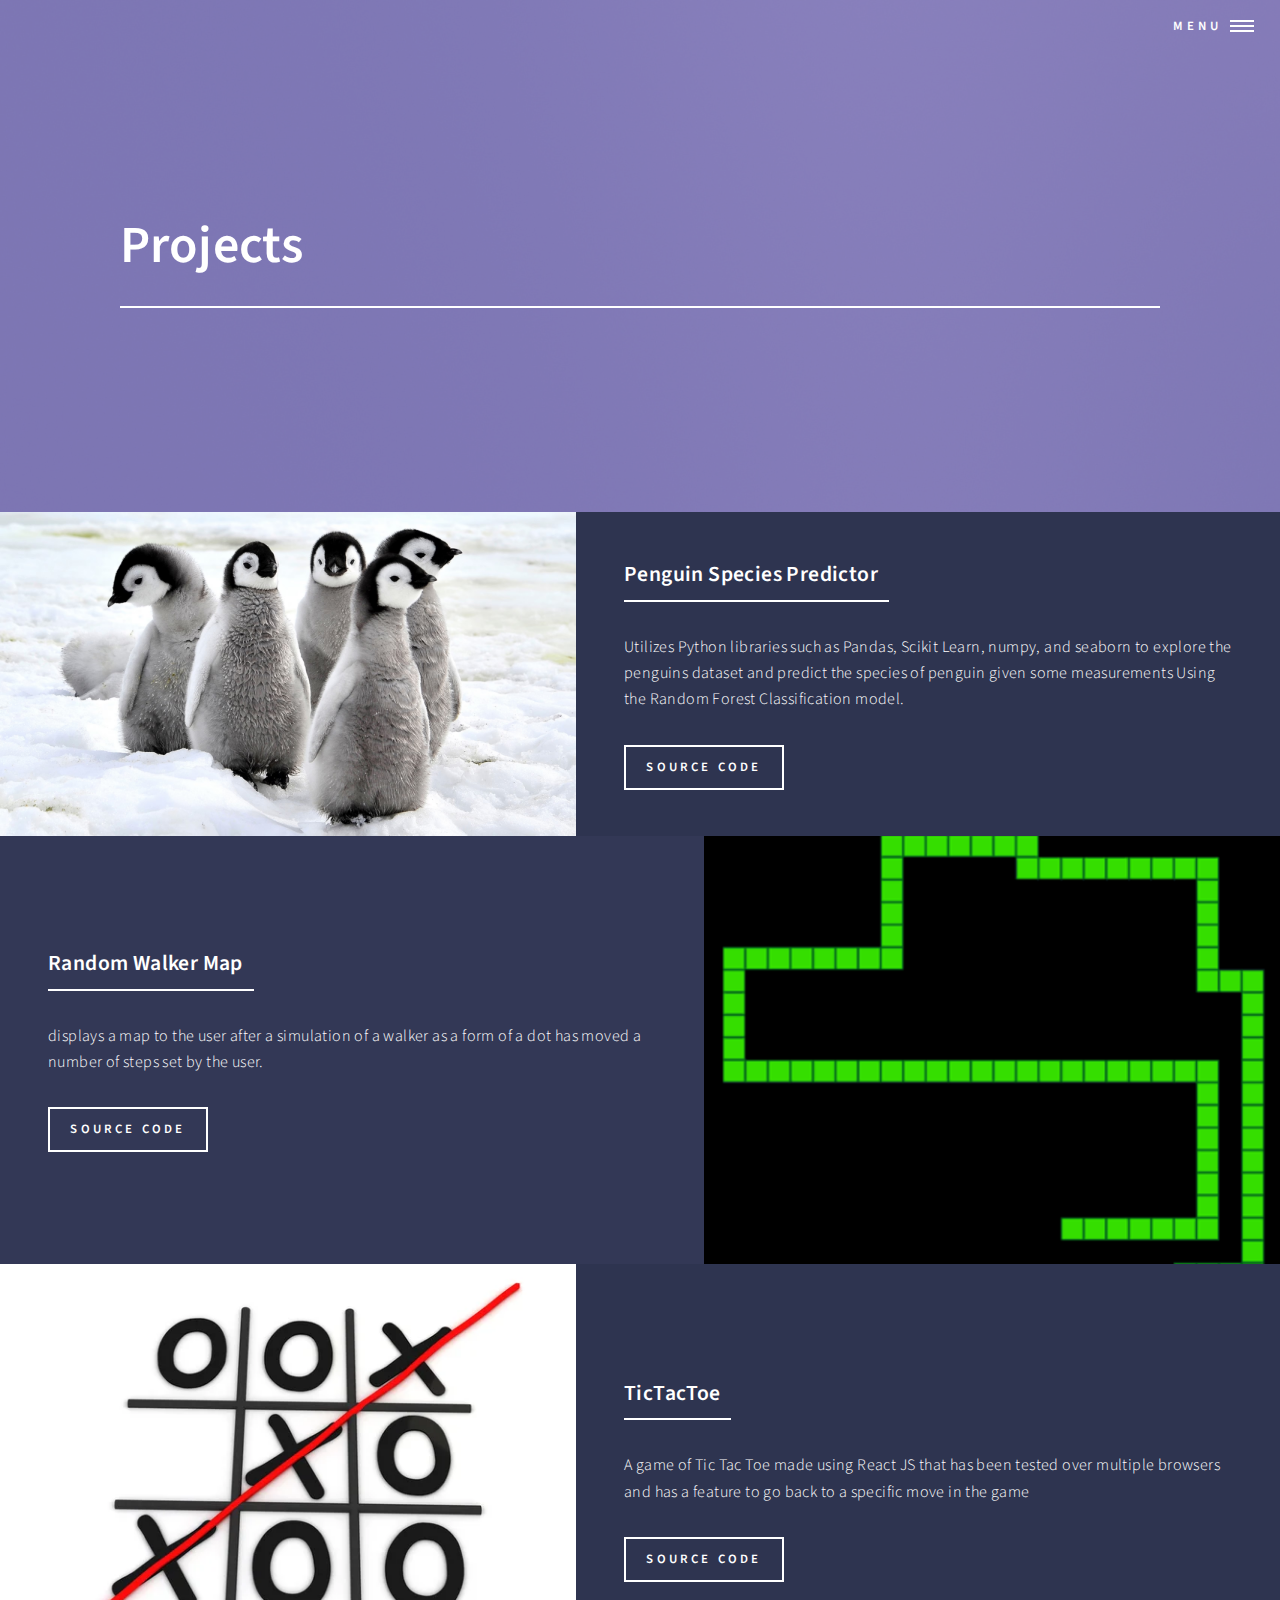
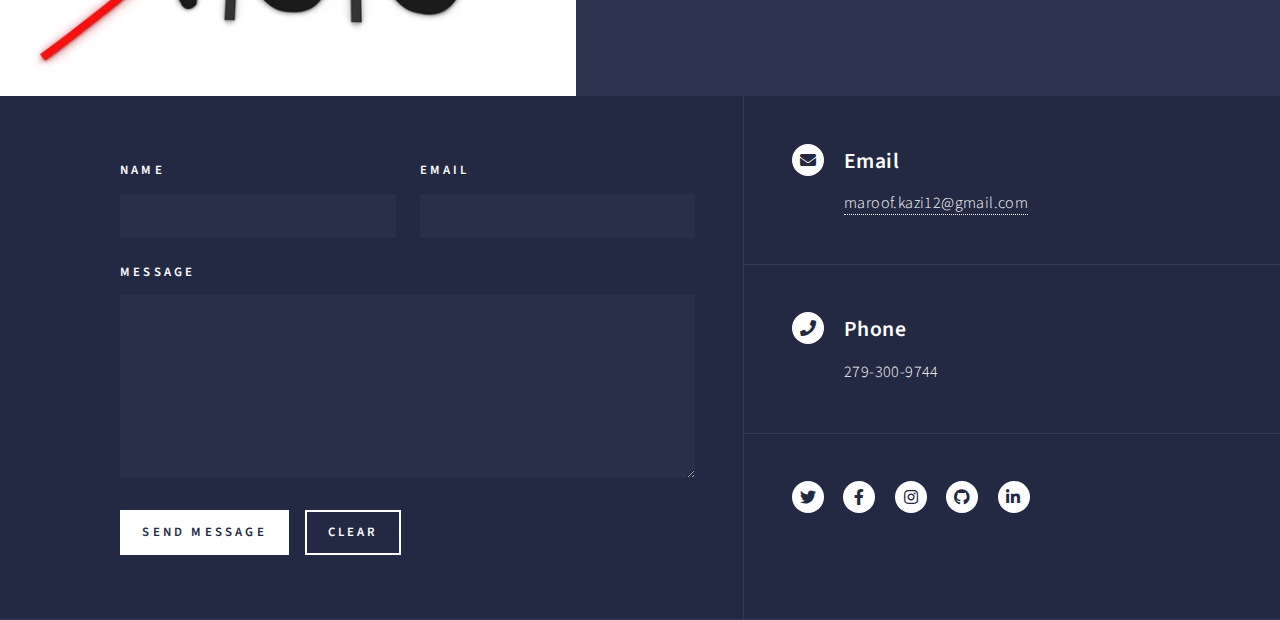
<file: landing.html>
<!DOCTYPE HTML>
<!--
	Forty by HTML5 UP
	html5up.net | @ajlkn
	Free for personal and commercial use under the CCA 3.0 license (html5up.net/license)
-->
<html>
	<head>
		<title>Landing - Maroof Kazi</title>
		<meta charset="utf-8" />
		<meta name="viewport" content="width=device-width, initial-scale=1, user-scalable=no" />
		<link rel="stylesheet" href="assets/css/main.css" />
		<noscript><link rel="stylesheet" href="assets/css/noscript.css" /></noscript>
	</head>
	<body class="is-preload">

		<!-- Wrapper -->
			<div id="wrapper">

				<!-- Header -->
				<!-- Note: The "styleN" class below should match that of the banner element. -->
					<header id="header" class="alt style2">
						<nav>
							<a href="#menu">Menu</a>
						</nav>
					</header>

				<!-- Menu -->
					<nav id="menu">
						<ul class="links">
							<li><a href="index.html">Home</a></li>
							<li><a href="landing.html">Landing</a></li>

					</nav>

				<!-- Banner -->
				<!-- Note: The "styleN" class below should match that of the header element. -->
					<section id="banner" class="style2">
						<div class="inner">
							<span class="image">
								<img src="images/pic07.jpg" alt="" />
							</span>
							<header class="major">
								<h1>Projects</h1>
							</header>
							<div class="content">

							</div>
						</div>
					</section>

				<!-- Main -->
					<div id="main">



						<!-- Two -->
							<section id="two" class="spotlights">
								<section>
									<a href="generic.html" class="image">
										<img src="images/emperor-penguin-chicks.jpg" alt="" data-position="center center" />
									</a>
									<div class="content">
										<div class="inner">
											<header class="major">
												<h3>Penguin Species Predictor</h3>
											</header>
											<p>Utilizes Python libraries such as Pandas, Scikit Learn, numpy, and seaborn to explore the penguins dataset and predict the species of penguin given some measurements Using the Random Forest Classification model. </p>
											<ul class="actions">
												<li><a href="https://github.com/mkazi12/Random-Forest-Classification" class="button">Source Code</a></li>
											</ul>
										</div>
									</div>
								</section>
								<section>
									<a href="generic.html" class="image">
										<img src="images/random.png" alt="" data-position="top center" />
									</a>
									<div class="content">
										<div class="inner">
											<header class="major">
												<h3>Random Walker Map</h3>
											</header>
											<p>displays a map to the user after a simulation of a walker as a form of a dot has moved a number of steps set by the user.</p>
											<ul class="actions">
												<li><a href="https://github.com/mkazi12/RandomWalker" class="button">Source Code</a></li>
											</ul>
										</div>
									</div>
								</section>
								<section>
									<a href="generic.html" class="image">
										<img src="images/tictactoe.jpg" alt="" data-position="25% 25%" />
									</a>
									<div class="content">
										<div class="inner">
											<header class="major">
												<h3>TicTacToe</h3>
											</header>
											<p>A game of Tic Tac Toe made using React JS that has been tested over multiple browsers and has a feature to go back to a specific move in the game</p>
											<ul class="actions">
												<li><a href="https://github.com/mkazi12/TicTacToe" class="button">Source Code</a></li>
											</ul>
										</div>
									</div>
								</section>
							</section>

					</div>

				<!-- Contact -->
					<section id="contact">
						<div class="inner">
							<section>
								<form action="https://api.web3forms.com/submit" method="POST">
									<input type="hidden" name="access_key" value="79defc20-6e1a-40a2-aea0-7de475bc57a5">

									<div class="fields">
										<div class="field half">
											<label for="name">Name</label>
											<input type="text" name="name" id="name" required/>
										</div>
										<div class="field half">
											<label for="email">Email</label>
											<input type="email" name="email" id="email" required/>
										</div>
										<div class="field">
											<label for="message">Message</label>
											<textarea name="message" id="message" rows="6" required></textarea>
										</div>
									</div>
									<ul class="actions">
										<input type="checkbox" name="botcheck" class="hidden" style="display: none;">
										<li><input type="submit" value="Send Message" class="primary" /></li>
										<li><input type="reset" value="Clear" /></li>

									</ul>
								</form>
							</section>
							<section class="split">
								<section>
									<div class="contact-method">
										<span class="icon solid alt fa-envelope"></span>
										<h3>Email</h3>
										<a href="#">maroof.kazi12@gmail.com</a>
									</div>
								</section>
								<section>
									<div class="contact-method">
										<span class="icon solid alt fa-phone"></span>
										<h3>Phone</h3>
										<span>279-300-9744</span>
					</section>

				<!-- Footer -->
					<footer id="footer">
						<div class="inner">
							<ul class="icons">
								<li><a href="https://x.com/driftmasterrr" class="icon brands alt fa-twitter"><span class="label">Twitter</span></a></li>
								<li><a href="https://www.facebook.com/profile.php?id=100070506466859" class="icon brands alt fa-facebook-f"><span class="label">Facebook</span></a></li>
								<li><a href="https://www.instagram.com/_marooooof/?next=%2F" class="icon brands alt fa-instagram"><span class="label">Instagram</span></a></li>
								<li><a href="https://github.com/mkazi12" class="icon brands alt fa-github"><span class="label">GitHub</span></a></li>
								<li><a href="https://www.linkedin.com/in/maroof-kazi-3752b4270/" class="icon brands alt fa-linkedin-in"><span class="label">LinkedIn</span></a></li>
							</ul>
							<ul class="copyright">
							</ul>
						</div>
					</footer>

			</div>

		<!-- Scripts -->
			<script src="assets/js/jquery.min.js"></script>
			<script src="assets/js/jquery.scrolly.min.js"></script>
			<script src="assets/js/jquery.scrollex.min.js"></script>
			<script src="assets/js/browser.min.js"></script>
			<script src="assets/js/breakpoints.min.js"></script>
			<script src="assets/js/util.js"></script>
			<script src="assets/js/main.js"></script>

	</body>
</html>
</file>
<file: assets/css/noscript.css>
/*
	Forty by HTML5 UP
	html5up.net | @ajlkn
	Free for personal and commercial use under the CCA 3.0 license (html5up.net/license)
*/

/* Banner */

	body.is-preload #banner:after {
		opacity: 0.85;
	}

	body.is-preload #banner > .inner {
		-moz-filter: none;
		-webkit-filter: none;
		-ms-filter: none;
		filter: none;
		-moz-transform: none;
		-webkit-transform: none;
		-ms-transform: none;
		transform: none;
		opacity: 1;
	}
</file>
<file: assets/css/main.css>
@import url(fontawesome-all.min.css);
@import url("https://fonts.googleapis.com/css?family=Source+Sans+Pro:300,300italic,600,600italic");

/*
	Forty by HTML5 UP
	html5up.net | @ajlkn
	Free for personal and commercial use under the CCA 3.0 license (html5up.net/license)
*/

html, body, div, span, applet, object,
iframe, h1, h2, h3, h4, h5, h6, p, blockquote,
pre, a, abbr, acronym, address, big, cite,
code, del, dfn, em, img, ins, kbd, q, s, samp,
small, strike, strong, sub, sup, tt, var, b,
u, i, center, dl, dt, dd, ol, ul, li, fieldset,
form, label, legend, table, caption, tbody,
tfoot, thead, tr, th, td, article, aside,
canvas, details, embed, figure, figcaption,
footer, header, hgroup, menu, nav, output, ruby,
section, summary, time, mark, audio, video {
	margin: 0;
	padding: 0;
	border: 0;
	font-size: 100%;
	font: inherit;
	vertical-align: baseline;}

article, aside, details, figcaption, figure,
footer, header, hgroup, menu, nav, section {
	display: block;}

body {
	line-height: 1;
}

ol, ul {
	list-style: none;
}

blockquote, q {
	quotes: none;
}

	blockquote:before, blockquote:after, q:before, q:after {
		content: '';
		content: none;
	}

table {
	border-collapse: collapse;
	border-spacing: 0;
}

body {
	-webkit-text-size-adjust: none;
}

mark {
	background-color: transparent;
	color: inherit;
}

input::-moz-focus-inner {
	border: 0;
	padding: 0;
}

input, select, textarea {
	-moz-appearance: none;
	-webkit-appearance: none;
	-ms-appearance: none;
	appearance: none;
}

/* Basic */

	@-ms-viewport {
		width: device-width;
	}

	body {
		-ms-overflow-style: scrollbar;
	}

	@media screen and (max-width: 480px) {

		html, body {
			min-width: 320px;
		}

	}


	html {
		box-sizing: border-box;
	}

	*, *:before, *:after {
		box-sizing: inherit;
	}

	body {
		background: #242943;
	}

		body.is-preload *, body.is-preload *:before, body.is-preload *:after {
			-moz-animation: none !important;
			-webkit-animation: none !important;
			-ms-animation: none !important;
			animation: none !important;
			-moz-transition: none !important;
			-webkit-transition: none !important;
			-ms-transition: none !important;
			transition: none !important;
		}

/* Type */

	body, input, select, textarea {
		color: #ffffff;
		font-family: "Source Sans Pro", Helvetica, sans-serif;
		font-size: 17pt;
		font-weight: 300;
		letter-spacing: 0.025em;
		line-height: 1.65;
	}

		@media screen and (max-width: 1680px) {

			body, input, select, textarea {
				font-size: 14pt;
			}

		}

		@media screen and (max-width: 1280px) {

			body, input, select, textarea {
				font-size: 12pt;
			}

		}

		@media screen and (max-width: 360px) {

			body, input, select, textarea {
				font-size: 11pt;
			}

		}

	a {
		-moz-transition: color 0.2s ease-in-out, border-bottom-color 0.2s ease-in-out;
		-webkit-transition: color 0.2s ease-in-out, border-bottom-color 0.2s ease-in-out;
		-ms-transition: color 0.2s ease-in-out, border-bottom-color 0.2s ease-in-out;
		transition: color 0.2s ease-in-out, border-bottom-color 0.2s ease-in-out;
		border-bottom: dotted 1px;
		color: inherit;
		text-decoration: none;
	}

		a:hover {
			border-bottom-color: transparent;
			color: #9bf1ff !important;
		}

		a:active {
			color: #53e3fb !important;
		}

	strong, b {
		color: #ffffff;
		font-weight: 600;
	}

	em, i {
		font-style: italic;
	}

	p {
		margin: 0 0 2em 0;
	}

	h1, h2, h3, h4, h5, h6 {
		color: #ffffff;
		font-weight: 600;
		line-height: 1.65;
		margin: 0 0 1em 0;
	}

		h1 a, h2 a, h3 a, h4 a, h5 a, h6 a {
			color: inherit;
			border-bottom: 0;
		}

	h1 {
		font-size: 2.5em;
	}

	h2 {
		font-size: 1.75em;
	}

	h3 {
		font-size: 1.35em;
	}

	h4 {
		font-size: 1.1em;
	}

	h5 {
		font-size: 0.9em;
	}

	h6 {
		font-size: 0.7em;
	}

	@media screen and (max-width: 736px) {

		h1 {
			font-size: 2em;
		}

		h2 {
			font-size: 1.5em;
		}

		h3 {
			font-size: 1.25em;
		}

	}

	sub {
		font-size: 0.8em;
		position: relative;
		top: 0.5em;
	}

	sup {
		font-size: 0.8em;
		position: relative;
		top: -0.5em;
	}

	blockquote {
		border-left: solid 4px rgba(212, 212, 255, 0.1);
		font-style: italic;
		margin: 0 0 2em 0;
		padding: 0.5em 0 0.5em 2em;
	}

	code {
		background: rgba(212, 212, 255, 0.035);
		font-family: "Courier New", monospace;
		font-size: 0.9em;
		margin: 0 0.25em;
		padding: 0.25em 0.65em;
	}

	pre {
		-webkit-overflow-scrolling: touch;
		font-family: "Courier New", monospace;
		font-size: 0.9em;
		margin: 0 0 2em 0;
	}

		pre code {
			display: block;
			line-height: 1.75;
			padding: 1em 1.5em;
			overflow-x: auto;
		}

	hr {
		border: 0;
		border-bottom: solid 1px rgba(212, 212, 255, 0.1);
		margin: 2em 0;
	}

		hr.major {
			margin: 3em 0;
		}

	.align-left {
		text-align: left;
	}

	.align-center {
		text-align: center;
	}

	.align-right {
		text-align: right;
	}

/* Row */

	.row {
		display: flex;
		flex-wrap: wrap;
		box-sizing: border-box;
		align-items: stretch;
	}

		.row > * {
			box-sizing: border-box;
		}

		.row.gtr-uniform > * > :last-child {
			margin-bottom: 0;
		}

		.row.aln-left {
			justify-content: flex-start;
		}

		.row.aln-center {
			justify-content: center;
		}

		.row.aln-right {
			justify-content: flex-end;
		}

		.row.aln-top {
			align-items: flex-start;
		}

		.row.aln-middle {
			align-items: center;
		}

		.row.aln-bottom {
			align-items: flex-end;
		}

		.row > .imp {
			order: -1;
		}

		.row > .col-1 {
			width: 8.33333%;
		}

		.row > .off-1 {
			margin-left: 8.33333%;
		}

		.row > .col-2 {
			width: 16.66667%;
		}

		.row > .off-2 {
			margin-left: 16.66667%;
		}

		.row > .col-3 {
			width: 25%;
		}

		.row > .off-3 {
			margin-left: 25%;
		}

		.row > .col-4 {
			width: 33.33333%;
		}

		.row > .off-4 {
			margin-left: 33.33333%;
		}

		.row > .col-5 {
			width: 41.66667%;
		}

		.row > .off-5 {
			margin-left: 41.66667%;
		}

		.row > .col-6 {
			width: 50%;
		}

		.row > .off-6 {
			margin-left: 50%;
		}

		.row > .col-7 {
			width: 58.33333%;
		}

		.row > .off-7 {
			margin-left: 58.33333%;
		}

		.row > .col-8 {
			width: 66.66667%;
		}

		.row > .off-8 {
			margin-left: 66.66667%;
		}

		.row > .col-9 {
			width: 75%;
		}

		.row > .off-9 {
			margin-left: 75%;
		}

		.row > .col-10 {
			width: 83.33333%;
		}

		.row > .off-10 {
			margin-left: 83.33333%;
		}

		.row > .col-11 {
			width: 91.66667%;
		}

		.row > .off-11 {
			margin-left: 91.66667%;
		}

		.row > .col-12 {
			width: 100%;
		}

		.row > .off-12 {
			margin-left: 100%;
		}

		.row.gtr-0 {
			margin-top: 0;
			margin-left: 0em;
		}

			.row.gtr-0 > * {
				padding: 0 0 0 0em;
			}

			.row.gtr-0.gtr-uniform {
				margin-top: 0em;
			}

				.row.gtr-0.gtr-uniform > * {
					padding-top: 0em;
				}

		.row.gtr-25 {
			margin-top: 0;
			margin-left: -0.5em;
		}

			.row.gtr-25 > * {
				padding: 0 0 0 0.5em;
			}

			.row.gtr-25.gtr-uniform {
				margin-top: -0.5em;
			}

				.row.gtr-25.gtr-uniform > * {
					padding-top: 0.5em;
				}

		.row.gtr-50 {
			margin-top: 0;
			margin-left: -1em;
		}

			.row.gtr-50 > * {
				padding: 0 0 0 1em;
			}

			.row.gtr-50.gtr-uniform {
				margin-top: -1em;
			}

				.row.gtr-50.gtr-uniform > * {
					padding-top: 1em;
				}

		.row {
			margin-top: 0;
			margin-left: -2em;
		}

			.row > * {
				padding: 0 0 0 2em;
			}

			.row.gtr-uniform {
				margin-top: -2em;
			}

				.row.gtr-uniform > * {
					padding-top: 2em;
				}

		.row.gtr-150 {
			margin-top: 0;
			margin-left: -3em;
		}

			.row.gtr-150 > * {
				padding: 0 0 0 3em;
			}

			.row.gtr-150.gtr-uniform {
				margin-top: -3em;
			}

				.row.gtr-150.gtr-uniform > * {
					padding-top: 3em;
				}

		.row.gtr-200 {
			margin-top: 0;
			margin-left: -4em;
		}

			.row.gtr-200 > * {
				padding: 0 0 0 4em;
			}

			.row.gtr-200.gtr-uniform {
				margin-top: -4em;
			}

				.row.gtr-200.gtr-uniform > * {
					padding-top: 4em;
				}

		@media screen and (max-width: 1680px) {

			.row {
				display: flex;
				flex-wrap: wrap;
				box-sizing: border-box;
				align-items: stretch;
			}

				.row > * {
					box-sizing: border-box;
				}

				.row.gtr-uniform > * > :last-child {
					margin-bottom: 0;
				}

				.row.aln-left {
					justify-content: flex-start;
				}

				.row.aln-center {
					justify-content: center;
				}

				.row.aln-right {
					justify-content: flex-end;
				}

				.row.aln-top {
					align-items: flex-start;
				}

				.row.aln-middle {
					align-items: center;
				}

				.row.aln-bottom {
					align-items: flex-end;
				}

				.row > .imp-xlarge {
					order: -1;
				}

				.row > .col-1-xlarge {
					width: 8.33333%;
				}

				.row > .off-1-xlarge {
					margin-left: 8.33333%;
				}

				.row > .col-2-xlarge {
					width: 16.66667%;
				}

				.row > .off-2-xlarge {
					margin-left: 16.66667%;
				}

				.row > .col-3-xlarge {
					width: 25%;
				}

				.row > .off-3-xlarge {
					margin-left: 25%;
				}

				.row > .col-4-xlarge {
					width: 33.33333%;
				}

				.row > .off-4-xlarge {
					margin-left: 33.33333%;
				}

				.row > .col-5-xlarge {
					width: 41.66667%;
				}

				.row > .off-5-xlarge {
					margin-left: 41.66667%;
				}

				.row > .col-6-xlarge {
					width: 50%;
				}

				.row > .off-6-xlarge {
					margin-left: 50%;
				}

				.row > .col-7-xlarge {
					width: 58.33333%;
				}

				.row > .off-7-xlarge {
					margin-left: 58.33333%;
				}

				.row > .col-8-xlarge {
					width: 66.66667%;
				}

				.row > .off-8-xlarge {
					margin-left: 66.66667%;
				}

				.row > .col-9-xlarge {
					width: 75%;
				}

				.row > .off-9-xlarge {
					margin-left: 75%;
				}

				.row > .col-10-xlarge {
					width: 83.33333%;
				}

				.row > .off-10-xlarge {
					margin-left: 83.33333%;
				}

				.row > .col-11-xlarge {
					width: 91.66667%;
				}

				.row > .off-11-xlarge {
					margin-left: 91.66667%;
				}

				.row > .col-12-xlarge {
					width: 100%;
				}

				.row > .off-12-xlarge {
					margin-left: 100%;
				}

				.row.gtr-0 {
					margin-top: 0;
					margin-left: 0em;
				}

					.row.gtr-0 > * {
						padding: 0 0 0 0em;
					}

					.row.gtr-0.gtr-uniform {
						margin-top: 0em;
					}

						.row.gtr-0.gtr-uniform > * {
							padding-top: 0em;
						}

				.row.gtr-25 {
					margin-top: 0;
					margin-left: -0.5em;
				}

					.row.gtr-25 > * {
						padding: 0 0 0 0.5em;
					}

					.row.gtr-25.gtr-uniform {
						margin-top: -0.5em;
					}

						.row.gtr-25.gtr-uniform > * {
							padding-top: 0.5em;
						}

				.row.gtr-50 {
					margin-top: 0;
					margin-left: -1em;
				}

					.row.gtr-50 > * {
						padding: 0 0 0 1em;
					}

					.row.gtr-50.gtr-uniform {
						margin-top: -1em;
					}

						.row.gtr-50.gtr-uniform > * {
							padding-top: 1em;
						}

				.row {
					margin-top: 0;
					margin-left: -2em;
				}

					.row > * {
						padding: 0 0 0 2em;
					}

					.row.gtr-uniform {
						margin-top: -2em;
					}

						.row.gtr-uniform > * {
							padding-top: 2em;
						}

				.row.gtr-150 {
					margin-top: 0;
					margin-left: -3em;
				}

					.row.gtr-150 > * {
						padding: 0 0 0 3em;
					}

					.row.gtr-150.gtr-uniform {
						margin-top: -3em;
					}

						.row.gtr-150.gtr-uniform > * {
							padding-top: 3em;
						}

				.row.gtr-200 {
					margin-top: 0;
					margin-left: -4em;
				}

					.row.gtr-200 > * {
						padding: 0 0 0 4em;
					}

					.row.gtr-200.gtr-uniform {
						margin-top: -4em;
					}

						.row.gtr-200.gtr-uniform > * {
							padding-top: 4em;
						}

		}

		@media screen and (max-width: 1280px) {

			.row {
				display: flex;
				flex-wrap: wrap;
				box-sizing: border-box;
				align-items: stretch;
			}

				.row > * {
					box-sizing: border-box;
				}

				.row.gtr-uniform > * > :last-child {
					margin-bottom: 0;
				}

				.row.aln-left {
					justify-content: flex-start;
				}

				.row.aln-center {
					justify-content: center;
				}

				.row.aln-right {
					justify-content: flex-end;
				}

				.row.aln-top {
					align-items: flex-start;
				}

				.row.aln-middle {
					align-items: center;
				}

				.row.aln-bottom {
					align-items: flex-end;
				}

				.row > .imp-large {
					order: -1;
				}

				.row > .col-1-large {
					width: 8.33333%;
				}

				.row > .off-1-large {
					margin-left: 8.33333%;
				}

				.row > .col-2-large {
					width: 16.66667%;
				}

				.row > .off-2-large {
					margin-left: 16.66667%;
				}

				.row > .col-3-large {
					width: 25%;
				}

				.row > .off-3-large {
					margin-left: 25%;
				}

				.row > .col-4-large {
					width: 33.33333%;
				}

				.row > .off-4-large {
					margin-left: 33.33333%;
				}

				.row > .col-5-large {
					width: 41.66667%;
				}

				.row > .off-5-large {
					margin-left: 41.66667%;
				}

				.row > .col-6-large {
					width: 50%;
				}

				.row > .off-6-large {
					margin-left: 50%;
				}

				.row > .col-7-large {
					width: 58.33333%;
				}

				.row > .off-7-large {
					margin-left: 58.33333%;
				}

				.row > .col-8-large {
					width: 66.66667%;
				}

				.row > .off-8-large {
					margin-left: 66.66667%;
				}

				.row > .col-9-large {
					width: 75%;
				}

				.row > .off-9-large {
					margin-left: 75%;
				}

				.row > .col-10-large {
					width: 83.33333%;
				}

				.row > .off-10-large {
					margin-left: 83.33333%;
				}

				.row > .col-11-large {
					width: 91.66667%;
				}

				.row > .off-11-large {
					margin-left: 91.66667%;
				}

				.row > .col-12-large {
					width: 100%;
				}

				.row > .off-12-large {
					margin-left: 100%;
				}

				.row.gtr-0 {
					margin-top: 0;
					margin-left: 0em;
				}

					.row.gtr-0 > * {
						padding: 0 0 0 0em;
					}

					.row.gtr-0.gtr-uniform {
						margin-top: 0em;
					}

						.row.gtr-0.gtr-uniform > * {
							padding-top: 0em;
						}

				.row.gtr-25 {
					margin-top: 0;
					margin-left: -0.375em;
				}

					.row.gtr-25 > * {
						padding: 0 0 0 0.375em;
					}

					.row.gtr-25.gtr-uniform {
						margin-top: -0.375em;
					}

						.row.gtr-25.gtr-uniform > * {
							padding-top: 0.375em;
						}

				.row.gtr-50 {
					margin-top: 0;
					margin-left: -0.75em;
				}

					.row.gtr-50 > * {
						padding: 0 0 0 0.75em;
					}

					.row.gtr-50.gtr-uniform {
						margin-top: -0.75em;
					}

						.row.gtr-50.gtr-uniform > * {
							padding-top: 0.75em;
						}

				.row {
					margin-top: 0;
					margin-left: -1.5em;
				}

					.row > * {
						padding: 0 0 0 1.5em;
					}

					.row.gtr-uniform {
						margin-top: -1.5em;
					}

						.row.gtr-uniform > * {
							padding-top: 1.5em;
						}

				.row.gtr-150 {
					margin-top: 0;
					margin-left: -2.25em;
				}

					.row.gtr-150 > * {
						padding: 0 0 0 2.25em;
					}

					.row.gtr-150.gtr-uniform {
						margin-top: -2.25em;
					}

						.row.gtr-150.gtr-uniform > * {
							padding-top: 2.25em;
						}

				.row.gtr-200 {
					margin-top: 0;
					margin-left: -3em;
				}

					.row.gtr-200 > * {
						padding: 0 0 0 3em;
					}

					.row.gtr-200.gtr-uniform {
						margin-top: -3em;
					}

						.row.gtr-200.gtr-uniform > * {
							padding-top: 3em;
						}

		}

		@media screen and (max-width: 980px) {

			.row {
				display: flex;
				flex-wrap: wrap;
				box-sizing: border-box;
				align-items: stretch;
			}

				.row > * {
					box-sizing: border-box;
				}

				.row.gtr-uniform > * > :last-child {
					margin-bottom: 0;
				}

				.row.aln-left {
					justify-content: flex-start;
				}

				.row.aln-center {
					justify-content: center;
				}

				.row.aln-right {
					justify-content: flex-end;
				}

				.row.aln-top {
					align-items: flex-start;
				}

				.row.aln-middle {
					align-items: center;
				}

				.row.aln-bottom {
					align-items: flex-end;
				}

				.row > .imp-medium {
					order: -1;
				}

				.row > .col-1-medium {
					width: 8.33333%;
				}

				.row > .off-1-medium {
					margin-left: 8.33333%;
				}

				.row > .col-2-medium {
					width: 16.66667%;
				}

				.row > .off-2-medium {
					margin-left: 16.66667%;
				}

				.row > .col-3-medium {
					width: 25%;
				}

				.row > .off-3-medium {
					margin-left: 25%;
				}

				.row > .col-4-medium {
					width: 33.33333%;
				}

				.row > .off-4-medium {
					margin-left: 33.33333%;
				}

				.row > .col-5-medium {
					width: 41.66667%;
				}

				.row > .off-5-medium {
					margin-left: 41.66667%;
				}

				.row > .col-6-medium {
					width: 50%;
				}

				.row > .off-6-medium {
					margin-left: 50%;
				}

				.row > .col-7-medium {
					width: 58.33333%;
				}

				.row > .off-7-medium {
					margin-left: 58.33333%;
				}

				.row > .col-8-medium {
					width: 66.66667%;
				}

				.row > .off-8-medium {
					margin-left: 66.66667%;
				}

				.row > .col-9-medium {
					width: 75%;
				}

				.row > .off-9-medium {
					margin-left: 75%;
				}

				.row > .col-10-medium {
					width: 83.33333%;
				}

				.row > .off-10-medium {
					margin-left: 83.33333%;
				}

				.row > .col-11-medium {
					width: 91.66667%;
				}

				.row > .off-11-medium {
					margin-left: 91.66667%;
				}

				.row > .col-12-medium {
					width: 100%;
				}

				.row > .off-12-medium {
					margin-left: 100%;
				}

				.row.gtr-0 {
					margin-top: 0;
					margin-left: 0em;
				}

					.row.gtr-0 > * {
						padding: 0 0 0 0em;
					}

					.row.gtr-0.gtr-uniform {
						margin-top: 0em;
					}

						.row.gtr-0.gtr-uniform > * {
							padding-top: 0em;
						}

				.row.gtr-25 {
					margin-top: 0;
					margin-left: -0.375em;
				}

					.row.gtr-25 > * {
						padding: 0 0 0 0.375em;
					}

					.row.gtr-25.gtr-uniform {
						margin-top: -0.375em;
					}

						.row.gtr-25.gtr-uniform > * {
							padding-top: 0.375em;
						}

				.row.gtr-50 {
					margin-top: 0;
					margin-left: -0.75em;
				}

					.row.gtr-50 > * {
						padding: 0 0 0 0.75em;
					}

					.row.gtr-50.gtr-uniform {
						margin-top: -0.75em;
					}

						.row.gtr-50.gtr-uniform > * {
							padding-top: 0.75em;
						}

				.row {
					margin-top: 0;
					margin-left: -1.5em;
				}

					.row > * {
						padding: 0 0 0 1.5em;
					}

					.row.gtr-uniform {
						margin-top: -1.5em;
					}

						.row.gtr-uniform > * {
							padding-top: 1.5em;
						}

				.row.gtr-150 {
					margin-top: 0;
					margin-left: -2.25em;
				}

					.row.gtr-150 > * {
						padding: 0 0 0 2.25em;
					}

					.row.gtr-150.gtr-uniform {
						margin-top: -2.25em;
					}

						.row.gtr-150.gtr-uniform > * {
							padding-top: 2.25em;
						}

				.row.gtr-200 {
					margin-top: 0;
					margin-left: -3em;
				}

					.row.gtr-200 > * {
						padding: 0 0 0 3em;
					}

					.row.gtr-200.gtr-uniform {
						margin-top: -3em;
					}

						.row.gtr-200.gtr-uniform > * {
							padding-top: 3em;
						}

		}

		@media screen and (max-width: 736px) {

			.row {
				display: flex;
				flex-wrap: wrap;
				box-sizing: border-box;
				align-items: stretch;
			}

				.row > * {
					box-sizing: border-box;
				}

				.row.gtr-uniform > * > :last-child {
					margin-bottom: 0;
				}

				.row.aln-left {
					justify-content: flex-start;
				}

				.row.aln-center {
					justify-content: center;
				}

				.row.aln-right {
					justify-content: flex-end;
				}

				.row.aln-top {
					align-items: flex-start;
				}

				.row.aln-middle {
					align-items: center;
				}

				.row.aln-bottom {
					align-items: flex-end;
				}

				.row > .imp-small {
					order: -1;
				}

				.row > .col-1-small {
					width: 8.33333%;
				}

				.row > .off-1-small {
					margin-left: 8.33333%;
				}

				.row > .col-2-small {
					width: 16.66667%;
				}

				.row > .off-2-small {
					margin-left: 16.66667%;
				}

				.row > .col-3-small {
					width: 25%;
				}

				.row > .off-3-small {
					margin-left: 25%;
				}

				.row > .col-4-small {
					width: 33.33333%;
				}

				.row > .off-4-small {
					margin-left: 33.33333%;
				}

				.row > .col-5-small {
					width: 41.66667%;
				}

				.row > .off-5-small {
					margin-left: 41.66667%;
				}

				.row > .col-6-small {
					width: 50%;
				}

				.row > .off-6-small {
					margin-left: 50%;
				}

				.row > .col-7-small {
					width: 58.33333%;
				}

				.row > .off-7-small {
					margin-left: 58.33333%;
				}

				.row > .col-8-small {
					width: 66.66667%;
				}

				.row > .off-8-small {
					margin-left: 66.66667%;
				}

				.row > .col-9-small {
					width: 75%;
				}

				.row > .off-9-small {
					margin-left: 75%;
				}

				.row > .col-10-small {
					width: 83.33333%;
				}

				.row > .off-10-small {
					margin-left: 83.33333%;
				}

				.row > .col-11-small {
					width: 91.66667%;
				}

				.row > .off-11-small {
					margin-left: 91.66667%;
				}

				.row > .col-12-small {
					width: 100%;
				}

				.row > .off-12-small {
					margin-left: 100%;
				}

				.row.gtr-0 {
					margin-top: 0;
					margin-left: 0em;
				}

					.row.gtr-0 > * {
						padding: 0 0 0 0em;
					}

					.row.gtr-0.gtr-uniform {
						margin-top: 0em;
					}

						.row.gtr-0.gtr-uniform > * {
							padding-top: 0em;
						}

				.row.gtr-25 {
					margin-top: 0;
					margin-left: -0.3125em;
				}

					.row.gtr-25 > * {
						padding: 0 0 0 0.3125em;
					}

					.row.gtr-25.gtr-uniform {
						margin-top: -0.3125em;
					}

						.row.gtr-25.gtr-uniform > * {
							padding-top: 0.3125em;
						}

				.row.gtr-50 {
					margin-top: 0;
					margin-left: -0.625em;
				}

					.row.gtr-50 > * {
						padding: 0 0 0 0.625em;
					}

					.row.gtr-50.gtr-uniform {
						margin-top: -0.625em;
					}

						.row.gtr-50.gtr-uniform > * {
							padding-top: 0.625em;
						}

				.row {
					margin-top: 0;
					margin-left: -1.25em;
				}

					.row > * {
						padding: 0 0 0 1.25em;
					}

					.row.gtr-uniform {
						margin-top: -1.25em;
					}

						.row.gtr-uniform > * {
							padding-top: 1.25em;
						}

				.row.gtr-150 {
					margin-top: 0;
					margin-left: -1.875em;
				}

					.row.gtr-150 > * {
						padding: 0 0 0 1.875em;
					}

					.row.gtr-150.gtr-uniform {
						margin-top: -1.875em;
					}

						.row.gtr-150.gtr-uniform > * {
							padding-top: 1.875em;
						}

				.row.gtr-200 {
					margin-top: 0;
					margin-left: -2.5em;
				}

					.row.gtr-200 > * {
						padding: 0 0 0 2.5em;
					}

					.row.gtr-200.gtr-uniform {
						margin-top: -2.5em;
					}

						.row.gtr-200.gtr-uniform > * {
							padding-top: 2.5em;
						}

		}

		@media screen and (max-width: 480px) {

			.row {
				display: flex;
				flex-wrap: wrap;
				box-sizing: border-box;
				align-items: stretch;
			}

				.row > * {
					box-sizing: border-box;
				}

				.row.gtr-uniform > * > :last-child {
					margin-bottom: 0;
				}

				.row.aln-left {
					justify-content: flex-start;
				}

				.row.aln-center {
					justify-content: center;
				}

				.row.aln-right {
					justify-content: flex-end;
				}

				.row.aln-top {
					align-items: flex-start;
				}

				.row.aln-middle {
					align-items: center;
				}

				.row.aln-bottom {
					align-items: flex-end;
				}

				.row > .imp-xsmall {
					order: -1;
				}

				.row > .col-1-xsmall {
					width: 8.33333%;
				}

				.row > .off-1-xsmall {
					margin-left: 8.33333%;
				}

				.row > .col-2-xsmall {
					width: 16.66667%;
				}

				.row > .off-2-xsmall {
					margin-left: 16.66667%;
				}

				.row > .col-3-xsmall {
					width: 25%;
				}

				.row > .off-3-xsmall {
					margin-left: 25%;
				}

				.row > .col-4-xsmall {
					width: 33.33333%;
				}

				.row > .off-4-xsmall {
					margin-left: 33.33333%;
				}

				.row > .col-5-xsmall {
					width: 41.66667%;
				}

				.row > .off-5-xsmall {
					margin-left: 41.66667%;
				}

				.row > .col-6-xsmall {
					width: 50%;
				}

				.row > .off-6-xsmall {
					margin-left: 50%;
				}

				.row > .col-7-xsmall {
					width: 58.33333%;
				}

				.row > .off-7-xsmall {
					margin-left: 58.33333%;
				}

				.row > .col-8-xsmall {
					width: 66.66667%;
				}

				.row > .off-8-xsmall {
					margin-left: 66.66667%;
				}

				.row > .col-9-xsmall {
					width: 75%;
				}

				.row > .off-9-xsmall {
					margin-left: 75%;
				}

				.row > .col-10-xsmall {
					width: 83.33333%;
				}

				.row > .off-10-xsmall {
					margin-left: 83.33333%;
				}

				.row > .col-11-xsmall {
					width: 91.66667%;
				}

				.row > .off-11-xsmall {
					margin-left: 91.66667%;
				}

				.row > .col-12-xsmall {
					width: 100%;
				}

				.row > .off-12-xsmall {
					margin-left: 100%;
				}

				.row.gtr-0 {
					margin-top: 0;
					margin-left: 0em;
				}

					.row.gtr-0 > * {
						padding: 0 0 0 0em;
					}

					.row.gtr-0.gtr-uniform {
						margin-top: 0em;
					}

						.row.gtr-0.gtr-uniform > * {
							padding-top: 0em;
						}

				.row.gtr-25 {
					margin-top: 0;
					margin-left: -0.3125em;
				}

					.row.gtr-25 > * {
						padding: 0 0 0 0.3125em;
					}

					.row.gtr-25.gtr-uniform {
						margin-top: -0.3125em;
					}

						.row.gtr-25.gtr-uniform > * {
							padding-top: 0.3125em;
						}

				.row.gtr-50 {
					margin-top: 0;
					margin-left: -0.625em;
				}

					.row.gtr-50 > * {
						padding: 0 0 0 0.625em;
					}

					.row.gtr-50.gtr-uniform {
						margin-top: -0.625em;
					}

						.row.gtr-50.gtr-uniform > * {
							padding-top: 0.625em;
						}

				.row {
					margin-top: 0;
					margin-left: -1.25em;
				}

					.row > * {
						padding: 0 0 0 1.25em;
					}

					.row.gtr-uniform {
						margin-top: -1.25em;
					}

						.row.gtr-uniform > * {
							padding-top: 1.25em;
						}

				.row.gtr-150 {
					margin-top: 0;
					margin-left: -1.875em;
				}

					.row.gtr-150 > * {
						padding: 0 0 0 1.875em;
					}

					.row.gtr-150.gtr-uniform {
						margin-top: -1.875em;
					}

						.row.gtr-150.gtr-uniform > * {
							padding-top: 1.875em;
						}

				.row.gtr-200 {
					margin-top: 0;
					margin-left: -2.5em;
				}

					.row.gtr-200 > * {
						padding: 0 0 0 2.5em;
					}

					.row.gtr-200.gtr-uniform {
						margin-top: -2.5em;
					}

						.row.gtr-200.gtr-uniform > * {
							padding-top: 2.5em;
						}

		}

/* Section/Article */

	section.special, article.special {
		text-align: center;
	}

	header.major {
		width: -moz-max-content;
		width: -webkit-max-content;
		width: -ms-max-content;
		width: max-content;
		margin-bottom: 2em;
	}

		header.major > :first-child {
			margin-bottom: 0;
			width: calc(100% + 0.5em);
		}

			header.major > :first-child:after {
				content: '';
				background-color: #ffffff;
				display: block;
				height: 2px;
				margin: 0.325em 0 0.5em 0;
				width: 100%;
			}

		header.major > p {
			font-size: 0.7em;
			font-weight: 600;
			letter-spacing: 0.25em;
			margin-bottom: 0;
			text-transform: uppercase;
		}

		body.is-ie header.major > :first-child:after {
			max-width: 9em;
		}

		body.is-ie header.major > h1:after {
			max-width: 100% !important;
		}

	@media screen and (max-width: 736px) {

		header.major > p br {
			display: none;
		}

	}

/* Form */

	form {
		margin: 0 0 2em 0;
	}

		form > :last-child {
			margin-bottom: 0;
		}

		form > .fields {
			display: -moz-flex;
			display: -webkit-flex;
			display: -ms-flex;
			display: flex;
			-moz-flex-wrap: wrap;
			-webkit-flex-wrap: wrap;
			-ms-flex-wrap: wrap;
			flex-wrap: wrap;
			width: calc(100% + 3em);
			margin: -1.5em 0 2em -1.5em;
		}

			form > .fields > .field {
				-moz-flex-grow: 0;
				-webkit-flex-grow: 0;
				-ms-flex-grow: 0;
				flex-grow: 0;
				-moz-flex-shrink: 0;
				-webkit-flex-shrink: 0;
				-ms-flex-shrink: 0;
				flex-shrink: 0;
				padding: 1.5em 0 0 1.5em;
				width: calc(100% - 1.5em);
			}

				form > .fields > .field.half {
					width: calc(50% - 0.75em);
				}

				form > .fields > .field.third {
					width: calc(100%/3 - 0.5em);
				}

				form > .fields > .field.quarter {
					width: calc(25% - 0.375em);
				}

		@media screen and (max-width: 480px) {

			form > .fields {
				width: calc(100% + 3em);
				margin: -1.5em 0 2em -1.5em;
			}

				form > .fields > .field {
					padding: 1.5em 0 0 1.5em;
					width: calc(100% - 1.5em);
				}

					form > .fields > .field.half {
						width: calc(100% - 1.5em);
					}

					form > .fields > .field.third {
						width: calc(100% - 1.5em);
					}

					form > .fields > .field.quarter {
						width: calc(100% - 1.5em);
					}

		}

	label {
		color: #ffffff;
		display: block;
		font-size: 0.8em;
		font-weight: 600;
		letter-spacing: 0.25em;
		margin: 0 0 1em 0;
		text-transform: uppercase;
	}

	input[type="text"],
	input[type="password"],
	input[type="email"],
	input[type="tel"],
	input[type="search"],
	input[type="url"],
	select,
	textarea {
		-moz-appearance: none;
		-webkit-appearance: none;
		-ms-appearance: none;
		appearance: none;
		background: rgba(212, 212, 255, 0.035);
		border: none;
		border-radius: 0;
		color: inherit;
		display: block;
		outline: 0;
		padding: 0 1em;
		text-decoration: none;
		width: 100%;
	}

		input[type="text"]:invalid,
		input[type="password"]:invalid,
		input[type="email"]:invalid,
		input[type="tel"]:invalid,
		input[type="search"]:invalid,
		input[type="url"]:invalid,
		select:invalid,
		textarea:invalid {
			box-shadow: none;
		}

		input[type="text"]:focus,
		input[type="password"]:focus,
		input[type="email"]:focus,
		input[type="tel"]:focus,
		input[type="search"]:focus,
		input[type="url"]:focus,
		select:focus,
		textarea:focus {
			border-color: #9bf1ff;
			box-shadow: 0 0 0 2px #9bf1ff;
		}

	select {
		background-image: url("data:image/svg+xml;charset=utf8,%3Csvg xmlns='http://www.w3.org/2000/svg' width='40' height='40' preserveAspectRatio='none' viewBox='0 0 40 40'%3E%3Cpath d='M9.4,12.3l10.4,10.4l10.4-10.4c0.2-0.2,0.5-0.4,0.9-0.4c0.3,0,0.6,0.1,0.9,0.4l3.3,3.3c0.2,0.2,0.4,0.5,0.4,0.9 c0,0.4-0.1,0.6-0.4,0.9L20.7,31.9c-0.2,0.2-0.5,0.4-0.9,0.4c-0.3,0-0.6-0.1-0.9-0.4L4.3,17.3c-0.2-0.2-0.4-0.5-0.4-0.9 c0-0.4,0.1-0.6,0.4-0.9l3.3-3.3c0.2-0.2,0.5-0.4,0.9-0.4S9.1,12.1,9.4,12.3z' fill='rgba(212, 212, 255, 0.1)' /%3E%3C/svg%3E");
		background-size: 1.25rem;
		background-repeat: no-repeat;
		background-position: calc(100% - 1rem) center;
		height: 2.75em;
		padding-right: 2.75em;
		text-overflow: ellipsis;
	}

		select option {
			color: #ffffff;
			background: #242943;
		}

		select:focus::-ms-value {
			background-color: transparent;
		}

		select::-ms-expand {
			display: none;
		}

	input[type="text"],
	input[type="password"],
	input[type="email"],
	input[type="tel"],
	input[type="search"],
	input[type="url"],
	select {
		height: 2.75em;
	}

	textarea {
		padding: 0.75em 1em;
	}

	input[type="checkbox"],
	input[type="radio"] {
		-moz-appearance: none;
		-webkit-appearance: none;
		-ms-appearance: none;
		appearance: none;
		display: block;
		float: left;
		margin-right: -2em;
		opacity: 0;
		width: 1em;
		z-index: -1;
	}

		input[type="checkbox"] + label,
		input[type="radio"] + label {
			text-decoration: none;
			color: #ffffff;
			cursor: pointer;
			display: inline-block;
			font-weight: 300;
			padding-left: 2.65em;
			padding-right: 0.75em;
			position: relative;
		}

			input[type="checkbox"] + label:before,
			input[type="radio"] + label:before {
				-moz-osx-font-smoothing: grayscale;
				-webkit-font-smoothing: antialiased;
				display: inline-block;
				font-style: normal;
				font-variant: normal;
				text-rendering: auto;
				line-height: 1;
				text-transform: none !important;
				font-family: 'Font Awesome 5 Free';
				font-weight: 900;
			}

			input[type="checkbox"] + label:before,
			input[type="radio"] + label:before {
				background: rgba(212, 212, 255, 0.035);
				content: '';
				display: inline-block;
				font-size: 0.8em;
				height: 2.0625em;
				left: 0;
				letter-spacing: 0;
				line-height: 2.0625em;
				position: absolute;
				text-align: center;
				top: 0;
				width: 2.0625em;
			}

		input[type="checkbox"]:checked + label:before,
		input[type="radio"]:checked + label:before {
			background: #ffffff;
			border-color: #9bf1ff;
			content: '\f00c';
			color: #242943;
		}

		input[type="checkbox"]:focus + label:before,
		input[type="radio"]:focus + label:before {
			box-shadow: 0 0 0 2px #9bf1ff;
		}

	input[type="radio"] + label:before {
		border-radius: 100%;
	}

	::-webkit-input-placeholder {
		color: rgba(244, 244, 255, 0.2) !important;
		opacity: 1.0;
	}

	:-moz-placeholder {
		color: rgba(244, 244, 255, 0.2) !important;
		opacity: 1.0;
	}

	::-moz-placeholder {
		color: rgba(244, 244, 255, 0.2) !important;
		opacity: 1.0;
	}

	:-ms-input-placeholder {
		color: rgba(244, 244, 255, 0.2) !important;
		opacity: 1.0;
	}

/* Box */

	.box {
		border: solid 1px rgba(212, 212, 255, 0.1);
		margin-bottom: 2em;
		padding: 1.5em;
	}

		.box > :last-child,
		.box > :last-child > :last-child,
		.box > :last-child > :last-child > :last-child {
			margin-bottom: 0;
		}

		.box.alt {
			border: 0;
			border-radius: 0;
			padding: 0;
		}

/* Icon */

	.icon {
		text-decoration: none;
		border-bottom: none;
		position: relative;
	}

		.icon:before {
			-moz-osx-font-smoothing: grayscale;
			-webkit-font-smoothing: antialiased;
			display: inline-block;
			font-style: normal;
			font-variant: normal;
			text-rendering: auto;
			line-height: 1;
			text-transform: none !important;
			font-family: 'Font Awesome 5 Free';
			font-weight: 400;
		}

		.icon > .label {
			display: none;
		}

		.icon:before {
			line-height: inherit;
		}

		.icon.solid:before {
			font-weight: 900;
		}

		.icon.brands:before {
			font-family: 'Font Awesome 5 Brands';
		}

		.icon.alt:before {
			background-color: #ffffff;
			border-radius: 100%;
			color: #242943;
			display: inline-block;
			height: 2em;
			line-height: 2em;
			text-align: center;
			width: 2em;
		}

	a.icon.alt:before {
		-moz-transition: background-color 0.2s ease-in-out;
		-webkit-transition: background-color 0.2s ease-in-out;
		-ms-transition: background-color 0.2s ease-in-out;
		transition: background-color 0.2s ease-in-out;
	}

	a.icon.alt:hover:before {
		background-color: #6fc3df;
	}

	a.icon.alt:active:before {
		background-color: #37a6cb;
	}

/* Image */

	.image {
		border: 0;
		display: inline-block;
		position: relative;
	}

		.image img {
			display: block;
		}

		.image.left, .image.right {
			max-width: 30%;
		}

			.image.left img, .image.right img {
				width: 100%;
			}

		.image.left {
			float: left;
			margin: 0 1.5em 1.25em 0;
			top: 0.25em;
		}

		.image.right {
			float: right;
			margin: 0 0 1.25em 1.5em;
			top: 0.25em;
		}

		.image.fit {
			display: block;
			margin: 0 0 2em 0;
			width: 100%;
		}

			.image.fit img {
				width: 100%;
			}

		.image.main {
			display: block;
			margin: 2.5em 0;
			width: 100%;
		}

			.image.main img {
				width: 100%;
			}

			@media screen and (max-width: 736px) {

				.image.main {
					margin: 1.5em 0;
				}

			}

/* List */

	ol {
		list-style: decimal;
		margin: 0 0 2em 0;
		padding-left: 1.25em;
	}

		ol li {
			padding-left: 0.25em;
		}

	ul {
		list-style: disc;
		margin: 0 0 2em 0;
		padding-left: 1em;
	}

		ul li {
			padding-left: 0.5em;
		}

		ul.alt {
			list-style: none;
			padding-left: 0;
		}

			ul.alt li {
				border-top: solid 1px rgba(212, 212, 255, 0.1);
				padding: 0.5em 0;
			}

				ul.alt li:first-child {
					border-top: 0;
					padding-top: 0;
				}

	dl {
		margin: 0 0 2em 0;
	}

		dl dt {
			display: block;
			font-weight: 600;
			margin: 0 0 1em 0;
		}

		dl dd {
			margin-left: 2em;
		}

/* Actions */

	ul.actions {
		display: -moz-flex;
		display: -webkit-flex;
		display: -ms-flex;
		display: flex;
		cursor: default;
		list-style: none;
		margin-left: -1em;
		padding-left: 0;
	}

		ul.actions li {
			padding: 0 0 0 1em;
			vertical-align: middle;
		}

		ul.actions.special {
			-moz-justify-content: center;
			-webkit-justify-content: center;
			-ms-justify-content: center;
			justify-content: center;
			width: 100%;
			margin-left: 0;
		}

			ul.actions.special li:first-child {
				padding-left: 0;
			}

		ul.actions.stacked {
			-moz-flex-direction: column;
			-webkit-flex-direction: column;
			-ms-flex-direction: column;
			flex-direction: column;
			margin-left: 0;
		}

			ul.actions.stacked li {
				padding: 1.3em 0 0 0;
			}

				ul.actions.stacked li:first-child {
					padding-top: 0;
				}

		ul.actions.fit {
			width: calc(100% + 1em);
		}

			ul.actions.fit li {
				-moz-flex-grow: 1;
				-webkit-flex-grow: 1;
				-ms-flex-grow: 1;
				flex-grow: 1;
				-moz-flex-shrink: 1;
				-webkit-flex-shrink: 1;
				-ms-flex-shrink: 1;
				flex-shrink: 1;
				width: 100%;
			}

				ul.actions.fit li > * {
					width: 100%;
				}

			ul.actions.fit.stacked {
				width: 100%;
			}

/* Icons */

	ul.icons {
		cursor: default;
		list-style: none;
		padding-left: 0;
	}

		ul.icons li {
			display: inline-block;
			padding: 0 1em 0 0;
		}

			ul.icons li:last-child {
				padding-right: 0;
			}

		@media screen and (max-width: 736px) {

			ul.icons li {
				padding: 0 0.75em 0 0;
			}

		}

/* Pagination */

	ul.pagination {
		cursor: default;
		list-style: none;
		padding-left: 0;
	}

		ul.pagination li {
			display: inline-block;
			padding-left: 0;
			vertical-align: middle;
		}

			ul.pagination li > .page {
				-moz-transition: background-color 0.2s ease-in-out, color 0.2s ease-in-out;
				-webkit-transition: background-color 0.2s ease-in-out, color 0.2s ease-in-out;
				-ms-transition: background-color 0.2s ease-in-out, color 0.2s ease-in-out;
				transition: background-color 0.2s ease-in-out, color 0.2s ease-in-out;
				border-bottom: 0;
				display: inline-block;
				font-size: 0.8em;
				font-weight: 600;
				height: 1.5em;
				line-height: 1.5em;
				margin: 0 0.125em;
				min-width: 1.5em;
				padding: 0 0.5em;
				text-align: center;
			}

				ul.pagination li > .page.active {
					background-color: #ffffff;
					color: #242943;
				}

					ul.pagination li > .page.active:hover {
						background-color: #9bf1ff;
						color: #242943 !important;
					}

					ul.pagination li > .page.active:active {
						background-color: #53e3fb;
					}

			ul.pagination li:first-child {
				padding-right: 0.75em;
			}

			ul.pagination li:last-child {
				padding-left: 0.75em;
			}

		@media screen and (max-width: 480px) {

			ul.pagination li:nth-child(n+2):nth-last-child(n+2) {
				display: none;
			}

			ul.pagination li:first-child {
				padding-right: 0;
			}

		}

/* Table */

	.table-wrapper {
		-webkit-overflow-scrolling: touch;
		overflow-x: auto;
	}

	table {
		margin: 0 0 2em 0;
		width: 100%;
	}

		table tbody tr {
			border: solid 1px rgba(212, 212, 255, 0.1);
			border-left: 0;
			border-right: 0;
		}

			table tbody tr:nth-child(2n + 1) {
				background-color: rgba(212, 212, 255, 0.035);
			}

		table td {
			padding: 0.75em 0.75em;
		}

		table th {
			color: #ffffff;
			font-size: 0.9em;
			font-weight: 600;
			padding: 0 0.75em 0.75em 0.75em;
			text-align: left;
		}

		table thead {
			border-bottom: solid 2px rgba(212, 212, 255, 0.1);
		}

		table tfoot {
			border-top: solid 2px rgba(212, 212, 255, 0.1);
		}

		table.alt {
			border-collapse: separate;
		}

			table.alt tbody tr td {
				border: solid 1px rgba(212, 212, 255, 0.1);
				border-left-width: 0;
				border-top-width: 0;
			}

				table.alt tbody tr td:first-child {
					border-left-width: 1px;
				}

			table.alt tbody tr:first-child td {
				border-top-width: 1px;
			}

			table.alt thead {
				border-bottom: 0;
			}

			table.alt tfoot {
				border-top: 0;
			}

/* Button */

	input[type="submit"],
	input[type="reset"],
	input[type="button"],
	button,
	.button {
		-moz-appearance: none;
		-webkit-appearance: none;
		-ms-appearance: none;
		appearance: none;
		-moz-transition: background-color 0.2s ease-in-out, box-shadow 0.2s ease-in-out, color 0.2s ease-in-out;
		-webkit-transition: background-color 0.2s ease-in-out, box-shadow 0.2s ease-in-out, color 0.2s ease-in-out;
		-ms-transition: background-color 0.2s ease-in-out, box-shadow 0.2s ease-in-out, color 0.2s ease-in-out;
		transition: background-color 0.2s ease-in-out, box-shadow 0.2s ease-in-out, color 0.2s ease-in-out;
		background-color: transparent;
		border: 0;
		border-radius: 0;
		box-shadow: inset 0 0 0 2px #ffffff;
		color: #ffffff;
		cursor: pointer;
		display: inline-block;
		font-size: 0.8em;
		font-weight: 600;
		height: 3.5em;
		letter-spacing: 0.25em;
		line-height: 3.5em;
		padding: 0 1.75em;
		text-align: center;
		text-decoration: none;
		text-transform: uppercase;
		white-space: nowrap;
	}

		input[type="submit"]:hover, input[type="submit"]:active,
		input[type="reset"]:hover,
		input[type="reset"]:active,
		input[type="button"]:hover,
		input[type="button"]:active,
		button:hover,
		button:active,
		.button:hover,
		.button:active {
			box-shadow: inset 0 0 0 2px #9bf1ff;
			color: #9bf1ff;
		}

		input[type="submit"]:active,
		input[type="reset"]:active,
		input[type="button"]:active,
		button:active,
		.button:active {
			background-color: rgba(155, 241, 255, 0.1);
			box-shadow: inset 0 0 0 2px #53e3fb;
			color: #53e3fb;
		}

		input[type="submit"].icon:before,
		input[type="reset"].icon:before,
		input[type="button"].icon:before,
		button.icon:before,
		.button.icon:before {
			margin-right: 0.5em;
		}

		input[type="submit"].fit,
		input[type="reset"].fit,
		input[type="button"].fit,
		button.fit,
		.button.fit {
			width: 100%;
		}

		input[type="submit"].small,
		input[type="reset"].small,
		input[type="button"].small,
		button.small,
		.button.small {
			font-size: 0.6em;
		}

		input[type="submit"].large,
		input[type="reset"].large,
		input[type="button"].large,
		button.large,
		.button.large {
			font-size: 1.25em;
			height: 3em;
			line-height: 3em;
		}

		input[type="submit"].next,
		input[type="reset"].next,
		input[type="button"].next,
		button.next,
		.button.next {
			padding-right: 4.5em;
			position: relative;
		}

			input[type="submit"].next:before, input[type="submit"].next:after,
			input[type="reset"].next:before,
			input[type="reset"].next:after,
			input[type="button"].next:before,
			input[type="button"].next:after,
			button.next:before,
			button.next:after,
			.button.next:before,
			.button.next:after {
				-moz-transition: opacity 0.2s ease-in-out;
				-webkit-transition: opacity 0.2s ease-in-out;
				-ms-transition: opacity 0.2s ease-in-out;
				transition: opacity 0.2s ease-in-out;
				background-position: center right;
				background-repeat: no-repeat;
				background-size: 36px 24px;
				content: '';
				display: block;
				height: 100%;
				position: absolute;
				right: 1.5em;
				top: 0;
				vertical-align: middle;
				width: 36px;
			}

			input[type="submit"].next:before,
			input[type="reset"].next:before,
			input[type="button"].next:before,
			button.next:before,
			.button.next:before {
				background-image: url("data:image/svg+xml;charset=utf8,%3Csvg xmlns='http://www.w3.org/2000/svg' xmlns:xlink='http://www.w3.org/1999/xlink' width='36px' height='24px' viewBox='0 0 36 24' zoomAndPan='disable'%3E%3Cstyle%3Eline %7B stroke: %23ffffff%3B stroke-width: 2px%3B %7D%3C/style%3E%3Cline x1='0' y1='12' x2='34' y2='12' /%3E%3Cline x1='25' y1='4' x2='34' y2='12.5' /%3E%3Cline x1='25' y1='20' x2='34' y2='11.5' /%3E%3C/svg%3E");
			}

			input[type="submit"].next:after,
			input[type="reset"].next:after,
			input[type="button"].next:after,
			button.next:after,
			.button.next:after {
				background-image: url("data:image/svg+xml;charset=utf8,%3Csvg xmlns='http://www.w3.org/2000/svg' xmlns:xlink='http://www.w3.org/1999/xlink' width='36px' height='24px' viewBox='0 0 36 24' zoomAndPan='disable'%3E%3Cstyle%3Eline %7B stroke: %239bf1ff%3B stroke-width: 2px%3B %7D%3C/style%3E%3Cline x1='0' y1='12' x2='34' y2='12' /%3E%3Cline x1='25' y1='4' x2='34' y2='12.5' /%3E%3Cline x1='25' y1='20' x2='34' y2='11.5' /%3E%3C/svg%3E");
				opacity: 0;
				z-index: 1;
			}

			input[type="submit"].next:hover:after, input[type="submit"].next:active:after,
			input[type="reset"].next:hover:after,
			input[type="reset"].next:active:after,
			input[type="button"].next:hover:after,
			input[type="button"].next:active:after,
			button.next:hover:after,
			button.next:active:after,
			.button.next:hover:after,
			.button.next:active:after {
				opacity: 1;
			}

			@media screen and (max-width: 1280px) {

				input[type="submit"].next,
				input[type="reset"].next,
				input[type="button"].next,
				button.next,
				.button.next {
					padding-right: 5em;
				}

			}

		input[type="submit"].primary,
		input[type="reset"].primary,
		input[type="button"].primary,
		button.primary,
		.button.primary {
			background-color: #ffffff;
			box-shadow: none;
			color: #242943;
		}

			input[type="submit"].primary:hover, input[type="submit"].primary:active,
			input[type="reset"].primary:hover,
			input[type="reset"].primary:active,
			input[type="button"].primary:hover,
			input[type="button"].primary:active,
			button.primary:hover,
			button.primary:active,
			.button.primary:hover,
			.button.primary:active {
				background-color: #9bf1ff;
				color: #242943 !important;
			}

			input[type="submit"].primary:active,
			input[type="reset"].primary:active,
			input[type="button"].primary:active,
			button.primary:active,
			.button.primary:active {
				background-color: #53e3fb;
			}

		input[type="submit"].disabled, input[type="submit"]:disabled,
		input[type="reset"].disabled,
		input[type="reset"]:disabled,
		input[type="button"].disabled,
		input[type="button"]:disabled,
		button.disabled,
		button:disabled,
		.button.disabled,
		.button:disabled {
			pointer-events: none;
			cursor: default;
			opacity: 0.25;
		}

/* Tiles */

	.tiles {
		display: -moz-flex;
		display: -webkit-flex;
		display: -ms-flex;
		display: flex;
		-moz-flex-wrap: wrap;
		-webkit-flex-wrap: wrap;
		-ms-flex-wrap: wrap;
		flex-wrap: wrap;
		border-top: 0 !important;
	}

		.tiles + * {
			border-top: 0 !important;
		}

		.tiles article {
			-moz-align-items: center;
			-webkit-align-items: center;
			-ms-align-items: center;
			align-items: center;
			display: -moz-flex;
			display: -webkit-flex;
			display: -ms-flex;
			display: flex;
			-moz-transition: -moz-transform 0.25s ease, opacity 0.25s ease, -moz-filter 1s ease, -webkit-filter 1s ease;
			-webkit-transition: -webkit-transform 0.25s ease, opacity 0.25s ease, -webkit-filter 1s ease, -webkit-filter 1s ease;
			-ms-transition: -ms-transform 0.25s ease, opacity 0.25s ease, -ms-filter 1s ease, -webkit-filter 1s ease;
			transition: transform 0.25s ease, opacity 0.25s ease, filter 1s ease, -webkit-filter 1s ease;
			padding: 4em 4em 2em 4em ;
			background-position: center;
			background-repeat: no-repeat;
			background-size: cover;
			cursor: default;
			height: 40vh;
			max-height: 40em;
			min-height: 23em;
			overflow: hidden;
			position: relative;
			width: 40%;
		}

			.tiles article .image {
				display: none;
			}

			.tiles article header {
				position: relative;
				z-index: 3;
			}

			.tiles article h3 {
				font-size: 1.75em;
			}

				.tiles article h3 a:hover {
					color: inherit !important;
				}

			.tiles article .link.primary {
				border: 0;
				height: 100%;
				left: 0;
				position: absolute;
				top: 0;
				width: 100%;
				z-index: 4;
			}

			.tiles article:before {
				-moz-transition: opacity 0.5s ease;
				-webkit-transition: opacity 0.5s ease;
				-ms-transition: opacity 0.5s ease;
				transition: opacity 0.5s ease;
				bottom: 0;
				content: '';
				display: block;
				height: 100%;
				left: 0;
				opacity: 0.85;
				position: absolute;
				width: 100%;
				z-index: 2;
			}

			.tiles article:after {
				background-color: rgba(36, 41, 67, 0.25);
				content: '';
				display: block;
				height: 100%;
				left: 0;
				position: absolute;
				top: 0;
				width: 100%;
				z-index: 1;
			}

			.tiles article:hover:before {
				opacity: 0;
			}

			.tiles article.is-transitioning {
				-moz-transform: scale(0.95);
				-webkit-transform: scale(0.95);
				-ms-transform: scale(0.95);
				transform: scale(0.95);
				-moz-filter: blur(0.5em);
				-webkit-filter: blur(0.5em);
				-ms-filter: blur(0.5em);
				filter: blur(0.5em);
				opacity: 0;
			}

			.tiles article:nth-child(4n - 1), .tiles article:nth-child(4n - 2) {
				width: 60%;
			}

			.tiles article:nth-child(6n - 5):before {
				background-color: #6fc3df;
			}

			.tiles article:nth-child(6n - 4):before {
				background-color: #8d82c4;
			}

			.tiles article:nth-child(6n - 3):before {
				background-color: #ec8d81;
			}

			.tiles article:nth-child(6n - 2):before {
				background-color: #e7b788;
			}

			.tiles article:nth-child(6n - 1):before {
				background-color: #8ea9e8;
			}

			.tiles article:nth-child(6n):before {
				background-color: #87c5a4;
			}

		@media screen and (max-width: 1280px) {

			.tiles article {
				padding: 4em 3em 2em 3em ;
				height: 30vh;
				max-height: 30em;
				min-height: 20em;
			}

		}

		@media screen and (max-width: 980px) {

			.tiles article {
				width: 50% !important;
			}

		}

		@media screen and (max-width: 736px) {

			.tiles article {
				padding: 3em 1.5em 1em 1.5em ;
				height: 16em;
				max-height: none;
				min-height: 0;
			}

				.tiles article h3 {
					font-size: 1.5em;
				}

		}

		@media screen and (max-width: 480px) {

			.tiles {
				display: block;
			}

				.tiles article {
					height: 20em;
					width: 100% !important;
				}

		}

/* Contact Method */

	.contact-method {
		margin: 0 0 2em 0;
		padding-left: 3.25em;
		position: relative;
	}

		.contact-method .icon {
			left: 0;
			position: absolute;
			top: 0;
		}

		.contact-method h3 {
			margin: 0 0 0.5em 0;
		}

/* Spotlights */

	.spotlights {
		border-top: 0 !important;
	}

		.spotlights + * {
			border-top: 0 !important;
		}

		.spotlights > section {
			display: -moz-flex;
			display: -webkit-flex;
			display: -ms-flex;
			display: flex;
			-moz-flex-direction: row;
			-webkit-flex-direction: row;
			-ms-flex-direction: row;
			flex-direction: row;
			background-color: #2e3450;
		}

			.spotlights > section > .image {
				background-position: center center;
				background-size: cover;
				border-radius: 0;
				display: block;
				position: relative;
				width: 30%;
			}

				.spotlights > section > .image img {
					border-radius: 0;
					display: block;
					width: 100%;
				}

				.spotlights > section > .image:before {
					background: rgba(36, 41, 67, 0.9);
					content: '';
					display: block;
					height: 100%;
					left: 0;
					opacity: 0;
					position: absolute;
					top: 0;
					width: 100%;
				}

			.spotlights > section > .content {
				display: -moz-flex;
				display: -webkit-flex;
				display: -ms-flex;
				display: flex;
				-moz-flex-direction: column;
				-webkit-flex-direction: column;
				-ms-flex-direction: column;
				flex-direction: column;
				-moz-justify-content: center;
				-webkit-justify-content: center;
				-ms-justify-content: center;
				justify-content: center;
				-moz-align-items: center;
				-webkit-align-items: center;
				-ms-align-items: center;
				align-items: center;
				padding: 2em 3em 0.1em 3em ;
				width: 70%;
			}

				.spotlights > section > .content > .inner {
					margin: 0 auto;
					max-width: 100%;
					width: 65em;
				}

			.spotlights > section:nth-child(2n) {
				-moz-flex-direction: row-reverse;
				-webkit-flex-direction: row-reverse;
				-ms-flex-direction: row-reverse;
				flex-direction: row-reverse;
				background-color: #333856;
			}

				.spotlights > section:nth-child(2n) > .content {
					-moz-align-items: -moz-flex-end;
					-webkit-align-items: -webkit-flex-end;
					-ms-align-items: -ms-flex-end;
					align-items: flex-end;
				}

		@media screen and (max-width: 1680px) {

			.spotlights > section > .image {
				width: 40%;
			}

			.spotlights > section > .content {
				width: 60%;
			}

		}

		@media screen and (max-width: 1280px) {

			.spotlights > section > .image {
				width: 45%;
			}

			.spotlights > section > .content {
				width: 55%;
			}

		}

		@media screen and (max-width: 980px) {

			.spotlights > section {
				display: block;
			}

				.spotlights > section > .image {
					width: 100%;
				}

				.spotlights > section > .content {
					padding: 4em 3em 2em 3em ;
					width: 100%;
				}

		}

		@media screen and (max-width: 736px) {

			.spotlights > section > .content {
				padding: 3em 1.5em 1em 1.5em ;
			}

		}

/* Header */

	@-moz-keyframes reveal-header {
		0% {
			top: -4em;
			opacity: 0;
		}

		100% {
			top: 0;
			opacity: 1;
		}
	}

	@-webkit-keyframes reveal-header {
		0% {
			top: -4em;
			opacity: 0;
		}

		100% {
			top: 0;
			opacity: 1;
		}
	}

	@-ms-keyframes reveal-header {
		0% {
			top: -4em;
			opacity: 0;
		}

		100% {
			top: 0;
			opacity: 1;
		}
	}

	@keyframes reveal-header {
		0% {
			top: -4em;
			opacity: 0;
		}

		100% {
			top: 0;
			opacity: 1;
		}
	}

	#header {
		display: -moz-flex;
		display: -webkit-flex;
		display: -ms-flex;
		display: flex;
		background-color: #2a2f4a;
		box-shadow: 0 0 0.25em 0 rgba(0, 0, 0, 0.15);
		cursor: default;
		font-weight: 600;
		height: 3.25em;
		left: 0;
		letter-spacing: 0.25em;
		line-height: 3.25em;
		margin: 0;
		position: fixed;
		text-transform: uppercase;
		top: 0;
		width: 100%;
		z-index: 10000;
	}

		#header .logo {
			border: 0;
			display: inline-block;
			font-size: 0.8em;
			height: inherit;
			line-height: inherit;
			padding: 0 1.5em;
		}

			#header .logo strong {
				-moz-transition: background-color 0.2s ease-in-out, color 0.2s ease-in-out;
				-webkit-transition: background-color 0.2s ease-in-out, color 0.2s ease-in-out;
				-ms-transition: background-color 0.2s ease-in-out, color 0.2s ease-in-out;
				transition: background-color 0.2s ease-in-out, color 0.2s ease-in-out;
				background-color: #ffffff;
				color: #242943;
				display: inline-block;
				line-height: 1.65em;
				margin-right: 0.325em;
				padding: 0 0.125em 0 0.375em;
			}

			#header .logo:hover strong {
				background-color: #9bf1ff;
			}

			#header .logo:active strong {
				background-color: #53e3fb;
			}

		#header nav {
			display: -moz-flex;
			display: -webkit-flex;
			display: -ms-flex;
			display: flex;
			-moz-justify-content: -moz-flex-end;
			-webkit-justify-content: -webkit-flex-end;
			-ms-justify-content: -ms-flex-end;
			justify-content: flex-end;
			-moz-flex-grow: 1;
			-webkit-flex-grow: 1;
			-ms-flex-grow: 1;
			flex-grow: 1;
			height: inherit;
			line-height: inherit;
		}

			#header nav a {
				border: 0;
				display: block;
				font-size: 0.8em;
				height: inherit;
				line-height: inherit;
				padding: 0 0.75em;
				position: relative;
				vertical-align: middle;
			}

				#header nav a:last-child {
					padding-right: 1.5em;
				}

				#header nav a[href="#menu"] {
					padding-right: 3.325em !important;
				}

					#header nav a[href="#menu"]:before, #header nav a[href="#menu"]:after {
						background-image: url("data:image/svg+xml;charset=utf8,%3Csvg xmlns='http://www.w3.org/2000/svg' width='24' height='32' viewBox='0 0 24 32' preserveAspectRatio='none'%3E%3Cstyle%3Eline %7B stroke-width: 2px%3B stroke: %23ffffff%3B %7D%3C/style%3E%3Cline x1='0' y1='11' x2='24' y2='11' /%3E%3Cline x1='0' y1='21' x2='24' y2='21' /%3E%3Cline x1='0' y1='16' x2='24' y2='16' /%3E%3C/svg%3E");
						background-position: center;
						background-repeat: no-repeat;
						background-size: 24px 32px;
						content: '';
						display: block;
						height: 100%;
						position: absolute;
						right: 1.5em;
						top: 0;
						vertical-align: middle;
						width: 24px;
					}

					#header nav a[href="#menu"]:after {
						-moz-transition: opacity 0.2s ease-in-out;
						-webkit-transition: opacity 0.2s ease-in-out;
						-ms-transition: opacity 0.2s ease-in-out;
						transition: opacity 0.2s ease-in-out;
						background-image: url("data:image/svg+xml;charset=utf8,%3Csvg xmlns='http://www.w3.org/2000/svg' width='24' height='32' viewBox='0 0 24 32' preserveAspectRatio='none'%3E%3Cstyle%3Eline %7B stroke-width: 2px%3B stroke: %239bf1ff%3B %7D%3C/style%3E%3Cline x1='0' y1='11' x2='24' y2='11' /%3E%3Cline x1='0' y1='21' x2='24' y2='21' /%3E%3Cline x1='0' y1='16' x2='24' y2='16' /%3E%3C/svg%3E");
						opacity: 0;
						z-index: 1;
					}

					#header nav a[href="#menu"]:hover:after, #header nav a[href="#menu"]:active:after {
						opacity: 1;
					}

					#header nav a[href="#menu"]:last-child {
						padding-right: 3.875em !important;
					}

						#header nav a[href="#menu"]:last-child:before, #header nav a[href="#menu"]:last-child:after {
							right: 2em;
						}

		#header.reveal {
			-moz-animation: reveal-header 0.35s ease;
			-webkit-animation: reveal-header 0.35s ease;
			-ms-animation: reveal-header 0.35s ease;
			animation: reveal-header 0.35s ease;
		}

		#header.alt {
			-moz-transition: opacity 2.5s ease;
			-webkit-transition: opacity 2.5s ease;
			-ms-transition: opacity 2.5s ease;
			transition: opacity 2.5s ease;
			-moz-transition-delay: 0.75s;
			-webkit-transition-delay: 0.75s;
			-ms-transition-delay: 0.75s;
			transition-delay: 0.75s;
			-moz-animation: none;
			-webkit-animation: none;
			-ms-animation: none;
			animation: none;
			background-color: transparent;
			box-shadow: none;
			position: absolute;
		}

			#header.alt.style1 .logo strong {
				color: #6fc3df;
			}

			#header.alt.style2 .logo strong {
				color: #8d82c4;
			}

			#header.alt.style3 .logo strong {
				color: #ec8d81;
			}

			#header.alt.style4 .logo strong {
				color: #e7b788;
			}

			#header.alt.style5 .logo strong {
				color: #8ea9e8;
			}

			#header.alt.style6 .logo strong {
				color: #87c5a4;
			}

		body.is-preload #header.alt {
			opacity: 0;
		}

		@media screen and (max-width: 1680px) {

			#header nav a[href="#menu"] {
				padding-right: 3.75em !important;
			}

				#header nav a[href="#menu"]:last-child {
					padding-right: 4.25em !important;
				}

		}

		@media screen and (max-width: 1280px) {

			#header nav a[href="#menu"] {
				padding-right: 4em !important;
			}

				#header nav a[href="#menu"]:last-child {
					padding-right: 4.5em !important;
				}

		}

		@media screen and (max-width: 736px) {

			#header {
				height: 2.75em;
				line-height: 2.75em;
			}

				#header .logo {
					padding: 0 1em;
				}

				#header nav a {
					padding: 0 0.5em;
				}

					#header nav a:last-child {
						padding-right: 1em;
					}

					#header nav a[href="#menu"] {
						padding-right: 3.25em !important;
					}

						#header nav a[href="#menu"]:before, #header nav a[href="#menu"]:after {
							right: 0.75em;
						}

						#header nav a[href="#menu"]:last-child {
							padding-right: 4em !important;
						}

							#header nav a[href="#menu"]:last-child:before, #header nav a[href="#menu"]:last-child:after {
								right: 1.5em;
							}

		}

		@media screen and (max-width: 480px) {

			#header .logo span {
				display: none;
			}

			#header nav a[href="#menu"] {
				overflow: hidden;
				padding-right: 0 !important;
				text-indent: 5em;
				white-space: nowrap;
				width: 5em;
			}

				#header nav a[href="#menu"]:before, #header nav a[href="#menu"]:after {
					right: 0;
					width: inherit;
				}

				#header nav a[href="#menu"]:last-child:before, #header nav a[href="#menu"]:last-child:after {
					width: 4em;
					right: 0;
				}

		}

/* Banner */

	#banner {
		-moz-align-items: center;
		-webkit-align-items: center;
		-ms-align-items: center;
		align-items: center;
		background-image: url("../../images/banner.jpg");
		display: -moz-flex;
		display: -webkit-flex;
		display: -ms-flex;
		display: flex;
		padding: 6em 0 2em 0 ;
		background-attachment: fixed;
		background-position: center;
		background-repeat: no-repeat;
		background-size: cover;
		border-bottom: 0 !important;
		cursor: default;
		height: 60vh;
		margin-bottom: -3.25em;
		max-height: 32em;
		min-height: 22em;
		position: relative;
		top: -3.25em;
	}

		#banner:after {
			-moz-transition: opacity 2.5s ease;
			-webkit-transition: opacity 2.5s ease;
			-ms-transition: opacity 2.5s ease;
			transition: opacity 2.5s ease;
			-moz-transition-delay: 0.75s;
			-webkit-transition-delay: 0.75s;
			-ms-transition-delay: 0.75s;
			transition-delay: 0.75s;
			pointer-events: none;
			background-color: #242943;
			content: '';
			display: block;
			height: 100%;
			left: 0;
			opacity: 0.85;
			position: absolute;
			top: 0;
			width: 100%;
			z-index: 1;
		}

		#banner h1 {
			font-size: 3.25em;
		}

		#banner > .inner {
			-moz-transition: opacity 1.5s ease, -moz-transform 0.5s ease-out, -moz-filter 0.5s ease, -webkit-filter 0.5s ease;
			-webkit-transition: opacity 1.5s ease, -webkit-transform 0.5s ease-out, -webkit-filter 0.5s ease, -webkit-filter 0.5s ease;
			-ms-transition: opacity 1.5s ease, -ms-transform 0.5s ease-out, -ms-filter 0.5s ease, -webkit-filter 0.5s ease;
			transition: opacity 1.5s ease, transform 0.5s ease-out, filter 0.5s ease, -webkit-filter 0.5s ease;
			padding: 0 !important;
			position: relative;
			z-index: 2;
		}

			#banner > .inner .image {
				display: none;
			}

			#banner > .inner header {
				width: auto;
			}

				#banner > .inner header > :first-child {
					width: auto;
				}

					#banner > .inner header > :first-child:after {
						max-width: 100%;
					}

			#banner > .inner .content {
				display: -moz-flex;
				display: -webkit-flex;
				display: -ms-flex;
				display: flex;
				-moz-align-items: center;
				-webkit-align-items: center;
				-ms-align-items: center;
				align-items: center;
				margin: 0 0 2em 0;
			}

				#banner > .inner .content > * {
					margin-right: 1.5em;
					margin-bottom: 0;
				}

				#banner > .inner .content > :last-child {
					margin-right: 0;
				}

				#banner > .inner .content p {
					font-size: 0.7em;
					font-weight: 600;
					letter-spacing: 0.25em;
					text-transform: uppercase;
				}

		#banner.major {
			height: 75vh;
			min-height: 30em;
			max-height: 50em;
		}

			#banner.major.alt {
				opacity: 0.75;
			}

		#banner.style1:after {
			background-color: #6fc3df;
		}

		#banner.style2:after {
			background-color: #8d82c4;
		}

		#banner.style3:after {
			background-color: #ec8d81;
		}

		#banner.style4:after {
			background-color: #e7b788;
		}

		#banner.style5:after {
			background-color: #8ea9e8;
		}

		#banner.style6:after {
			background-color: #87c5a4;
		}

		body.is-preload #banner:after {
			opacity: 1.0;
		}

		body.is-preload #banner > .inner {
			-moz-filter: blur(0.125em);
			-webkit-filter: blur(0.125em);
			-ms-filter: blur(0.125em);
			filter: blur(0.125em);
			-moz-transform: translateX(-0.5em);
			-webkit-transform: translateX(-0.5em);
			-ms-transform: translateX(-0.5em);
			transform: translateX(-0.5em);
			opacity: 0;
		}

		@media screen and (max-width: 1280px) {

			#banner {
				background-attachment: scroll;
			}

		}

		@media screen and (max-width: 736px) {

			#banner {
				padding: 5em 0 1em 0 ;
				height: auto;
				margin-bottom: -2.75em;
				max-height: none;
				min-height: 0;
				top: -2.75em;
			}

				#banner h1 {
					font-size: 2em;
				}

				#banner > .inner .content {
					display: block;
				}

					#banner > .inner .content > * {
						margin-right: 0;
						margin-bottom: 2em;
					}

				#banner.major {
					height: auto;
					min-height: 0;
					max-height: none;
				}

		}

		@media screen and (max-width: 480px) {

			#banner {
				padding: 6em 0 2em 0 ;
			}

				#banner > .inner .content p br {
					display: none;
				}

				#banner.major {
					padding: 8em 0 4em 0 ;
				}

		}

/* Main */

	#main {
		background-color: #2a2f4a;
	}

		#main > * {
			border-top: solid 1px rgba(212, 212, 255, 0.1);
		}

			#main > *:first-child {
				border-top: 0;
			}

			#main > * > .inner {
				padding: 4em 0 2em 0 ;
				margin: 0 auto;
				max-width: 65em;
				width: calc(100% - 6em);
			}

				@media screen and (max-width: 736px) {

					#main > * > .inner {
						padding: 3em 0 1em 0 ;
						width: calc(100% - 3em);
					}

				}

		#main.alt {
			background-color: transparent;
			border-bottom: solid 1px rgba(212, 212, 255, 0.1);
		}

/* Contact */

	#contact {
		border-bottom: solid 1px rgba(212, 212, 255, 0.1);
		overflow-x: hidden;
	}

		#contact > .inner {
			display: -moz-flex;
			display: -webkit-flex;
			display: -ms-flex;
			display: flex;
			padding: 0 !important;
		}

			#contact > .inner > :nth-child(2n - 1) {
				padding: 4em 3em 2em 0 ;
				border-right: solid 1px rgba(212, 212, 255, 0.1);
				width: 60%;
			}

			#contact > .inner > :nth-child(2n) {
				padding-left: 3em;
				width: 40%;
			}

			#contact > .inner > .split {
				padding: 0;
			}

				#contact > .inner > .split > * {
					padding: 3em 0 1em 3em ;
					position: relative;
				}

					#contact > .inner > .split > *:before {
						border-top: solid 1px rgba(212, 212, 255, 0.1);
						content: '';
						display: block;
						margin-left: -3em;
						position: absolute;
						top: 0;
						width: calc(100vw + 3em);
					}

				#contact > .inner > .split > :first-child:before {
					display: none;
				}

		@media screen and (max-width: 980px) {

			#contact > .inner {
				display: block;
			}

				#contact > .inner > :nth-child(2n - 1) {
					padding: 4em 0 2em 0 ;
					border-right: 0;
					width: 100%;
				}

				#contact > .inner > :nth-child(2n) {
					padding-left: 0;
					width: 100%;
				}

				#contact > .inner > .split > * {
					padding: 3em 0 1em 0 ;
				}

				#contact > .inner > .split > :first-child:before {
					display: block;
				}

		}

		@media screen and (max-width: 736px) {

			#contact > .inner > :nth-child(2n - 1) {
				padding: 3em 0 1em 0 ;
			}

		}

/* Footer */

	#footer .copyright {
		font-size: 0.8em;
		list-style: none;
		padding-left: 0;
	}

		#footer .copyright li {
			border-left: solid 1px rgba(212, 212, 255, 0.1);
			color: rgba(244, 244, 255, 0.2);
			display: inline-block;
			line-height: 1;
			margin-left: 1em;
			padding-left: 1em;
		}

			#footer .copyright li:first-child {
				border-left: 0;
				margin-left: 0;
				padding-left: 0;
			}

	@media screen and (max-width: 480px) {

		#footer .copyright li {
			display: block;
			border-left: 0;
			margin-left: 0;
			padding-left: 0;
			line-height: inherit;
		}

	}

/* Wrapper */

	#wrapper {
		-moz-transition: -moz-filter 0.35s ease, -webkit-filter 0.35s ease, opacity 0.375s ease-out;
		-webkit-transition: -webkit-filter 0.35s ease, -webkit-filter 0.35s ease, opacity 0.375s ease-out;
		-ms-transition: -ms-filter 0.35s ease, -webkit-filter 0.35s ease, opacity 0.375s ease-out;
		transition: filter 0.35s ease, -webkit-filter 0.35s ease, opacity 0.375s ease-out;
		padding-top: 3.25em;
	}

		#wrapper.is-transitioning {
			opacity: 0;
		}

		#wrapper > * > .inner {
			padding: 4em 0 2em 0 ;
			margin: 0 auto;
			max-width: 65em;
			width: calc(100% - 6em);
		}

			@media screen and (max-width: 736px) {

				#wrapper > * > .inner {
					padding: 3em 0 1em 0 ;
					width: calc(100% - 3em);
				}

			}

		@media screen and (max-width: 736px) {

			#wrapper {
				padding-top: 2.75em;
			}

		}

/* Menu */

	#menu {
		-moz-transition: -moz-transform 0.35s ease, opacity 0.35s ease, visibility 0.35s;
		-webkit-transition: -webkit-transform 0.35s ease, opacity 0.35s ease, visibility 0.35s;
		-ms-transition: -ms-transform 0.35s ease, opacity 0.35s ease, visibility 0.35s;
		transition: transform 0.35s ease, opacity 0.35s ease, visibility 0.35s;
		-moz-align-items: center;
		-webkit-align-items: center;
		-ms-align-items: center;
		align-items: center;
		display: -moz-flex;
		display: -webkit-flex;
		display: -ms-flex;
		display: flex;
		-moz-justify-content: center;
		-webkit-justify-content: center;
		-ms-justify-content: center;
		justify-content: center;
		pointer-events: none;
		background: rgba(36, 41, 67, 0.9);
		box-shadow: none;
		height: 100%;
		left: 0;
		opacity: 0;
		overflow: hidden;
		padding: 3em 2em;
		position: fixed;
		top: 0;
		visibility: hidden;
		width: 100%;
		z-index: 10002;
	}

		#menu .inner {
			-moz-transition: -moz-transform 0.35s ease-out, opacity 0.35s ease, visibility 0.35s;
			-webkit-transition: -webkit-transform 0.35s ease-out, opacity 0.35s ease, visibility 0.35s;
			-ms-transition: -ms-transform 0.35s ease-out, opacity 0.35s ease, visibility 0.35s;
			transition: transform 0.35s ease-out, opacity 0.35s ease, visibility 0.35s;
			-moz-transform: rotateX(20deg);
			-webkit-transform: rotateX(20deg);
			-ms-transform: rotateX(20deg);
			transform: rotateX(20deg);
			-webkit-overflow-scrolling: touch;
			max-width: 100%;
			max-height: 100vh;
			opacity: 0;
			overflow: auto;
			text-align: center;
			visibility: hidden;
			width: 18em;
		}

			#menu .inner > :first-child {
				margin-top: 2em;
			}

			#menu .inner > :last-child {
				margin-bottom: 3em;
			}

		#menu ul {
			margin: 0 0 1em 0;
		}

			#menu ul.links {
				list-style: none;
				padding: 0;
			}

				#menu ul.links > li {
					padding: 0;
				}

					#menu ul.links > li > a:not(.button) {
						border: 0;
						border-top: solid 1px rgba(212, 212, 255, 0.1);
						display: block;
						font-size: 0.8em;
						font-weight: 600;
						letter-spacing: 0.25em;
						line-height: 4em;
						text-decoration: none;
						text-transform: uppercase;
					}

					#menu ul.links > li > .button {
						display: block;
						margin: 0.5em 0 0 0;
					}

					#menu ul.links > li:first-child > a:not(.button) {
						border-top: 0 !important;
					}

		#menu .close {
			-moz-transition: color 0.2s ease-in-out;
			-webkit-transition: color 0.2s ease-in-out;
			-ms-transition: color 0.2s ease-in-out;
			transition: color 0.2s ease-in-out;
			-webkit-tap-highlight-color: rgba(0, 0, 0, 0);
			border: 0;
			cursor: pointer;
			display: block;
			height: 4em;
			line-height: 4em;
			overflow: hidden;
			padding-right: 1.25em;
			position: absolute;
			right: 0;
			text-align: right;
			text-indent: 8em;
			top: 0;
			vertical-align: middle;
			white-space: nowrap;
			width: 8em;
		}

			#menu .close:before, #menu .close:after {
				-moz-transition: opacity 0.2s ease-in-out;
				-webkit-transition: opacity 0.2s ease-in-out;
				-ms-transition: opacity 0.2s ease-in-out;
				transition: opacity 0.2s ease-in-out;
				background-position: center;
				background-repeat: no-repeat;
				content: '';
				display: block;
				height: 4em;
				position: absolute;
				right: 0;
				top: 0;
				width: 4em;
			}

			#menu .close:before {
				background-image: url("data:image/svg+xml;charset=utf8,%3Csvg xmlns='http://www.w3.org/2000/svg' xmlns:xlink='http://www.w3.org/1999/xlink' width='20px' height='20px' viewBox='0 0 20 20' zoomAndPan='disable'%3E%3Cstyle%3Eline %7B stroke: %23ffffff%3B stroke-width: 2%3B %7D%3C/style%3E%3Cline x1='0' y1='0' x2='20' y2='20' /%3E%3Cline x1='20' y1='0' x2='0' y2='20' /%3E%3C/svg%3E");
			}

			#menu .close:after {
				background-image: url("data:image/svg+xml;charset=utf8,%3Csvg xmlns='http://www.w3.org/2000/svg' xmlns:xlink='http://www.w3.org/1999/xlink' width='20px' height='20px' viewBox='0 0 20 20' zoomAndPan='disable'%3E%3Cstyle%3Eline %7B stroke: %239bf1ff%3B stroke-width: 2%3B %7D%3C/style%3E%3Cline x1='0' y1='0' x2='20' y2='20' /%3E%3Cline x1='20' y1='0' x2='0' y2='20' /%3E%3C/svg%3E");
				opacity: 0;
			}

			#menu .close:hover:after, #menu .close:active:after {
				opacity: 1;
			}

	body.is-ie #menu {
		background: rgba(42, 47, 74, 0.975);
	}

	body.is-menu-visible #wrapper {
		-moz-filter: blur(0.5em);
		-webkit-filter: blur(0.5em);
		-ms-filter: blur(0.5em);
		filter: blur(0.5em);
	}

	body.is-menu-visible #menu {
		pointer-events: auto;
		opacity: 1;
		visibility: visible;
	}

		body.is-menu-visible #menu .inner {
			-moz-transform: none;
			-webkit-transform: none;
			-ms-transform: none;
			transform: none;
			opacity: 1;
			visibility: visible;
		}
</file>
